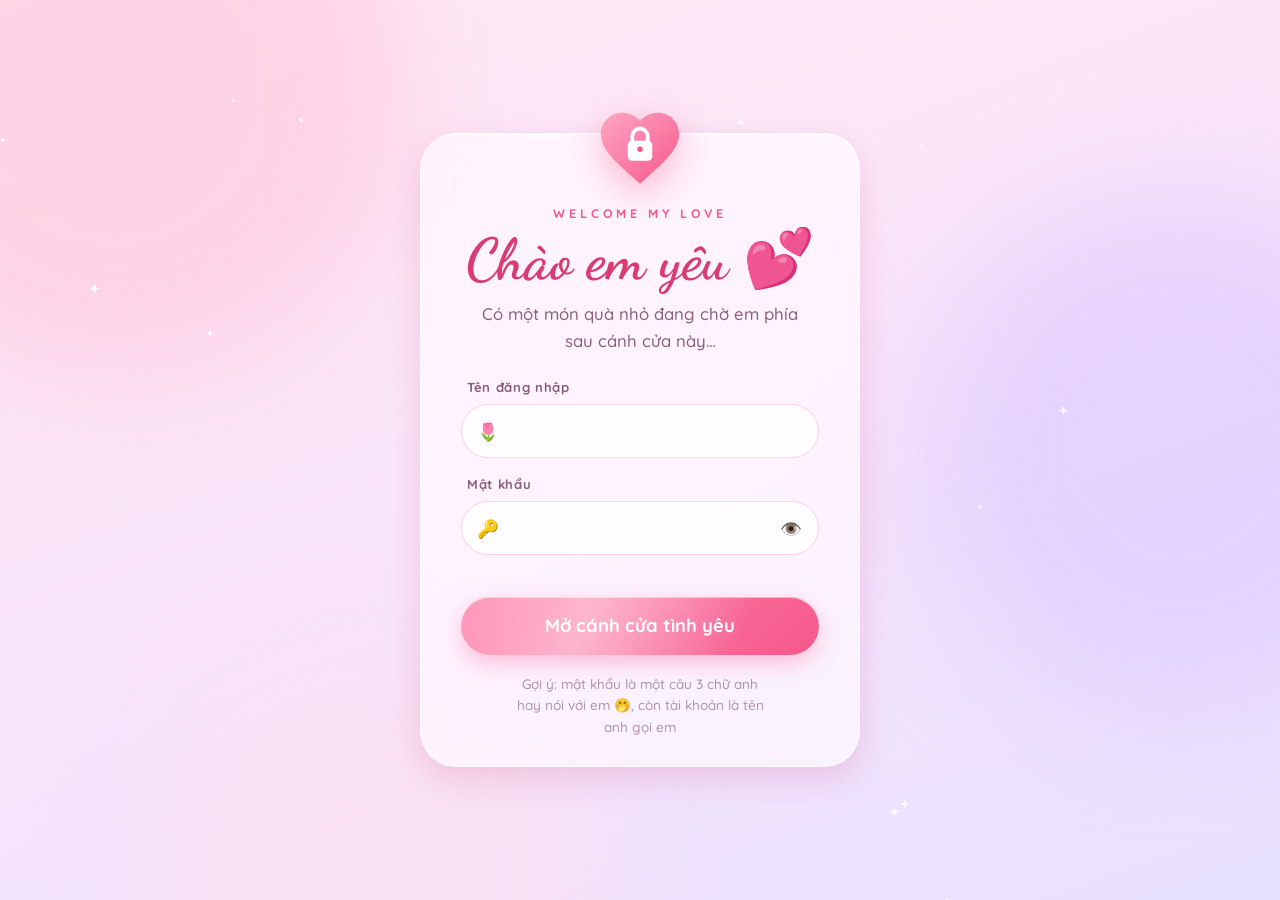
<file: index.html>
<!DOCTYPE html>
<html lang="vi" data-page="index" data-base="pages/">

<head>
  <meta charset="UTF-8">
  <meta name="viewport" content="width=device-width, initial-scale=1, viewport-fit=cover">
  <meta name="theme-color" content="#ffeaf3">
  <title>Gửi em bé iu của anh, người anh vô cùng thương ❤️</title>
  <link rel="icon"
    href="data:image/svg+xml,<svg xmlns=%27http://www.w3.org/2000/svg%27 viewBox=%270 0 100 100%27><text y=%27.9em%27 font-size=%2790%27>💖</text></svg>">
  <link rel="stylesheet" href="css/global.css">
  <script src="js/config.js"></script>
  <script src="js/navigation.js"></script>
</head>

<body>
  <main class="page">
    <p class="lead">Đang mở món quà… 💖</p>
    <noscript>
      <p>Hãy bật JavaScript để mở món quà nhé! <a href="pages/login.html">Vào đây</a></p>
    </noscript>
  </main>
  <script>
    // Chuyển thẳng tới bước hiện tại của hành trình (mặc định: trang đăng nhập)
    (function () {
      var App = window.LoveApp;
      var target = App ? App.href(App.stages[App.getStage()]) : "pages/login.html";
      window.location.replace(target);
    })();
  </script>
</body>

</html>
</file>
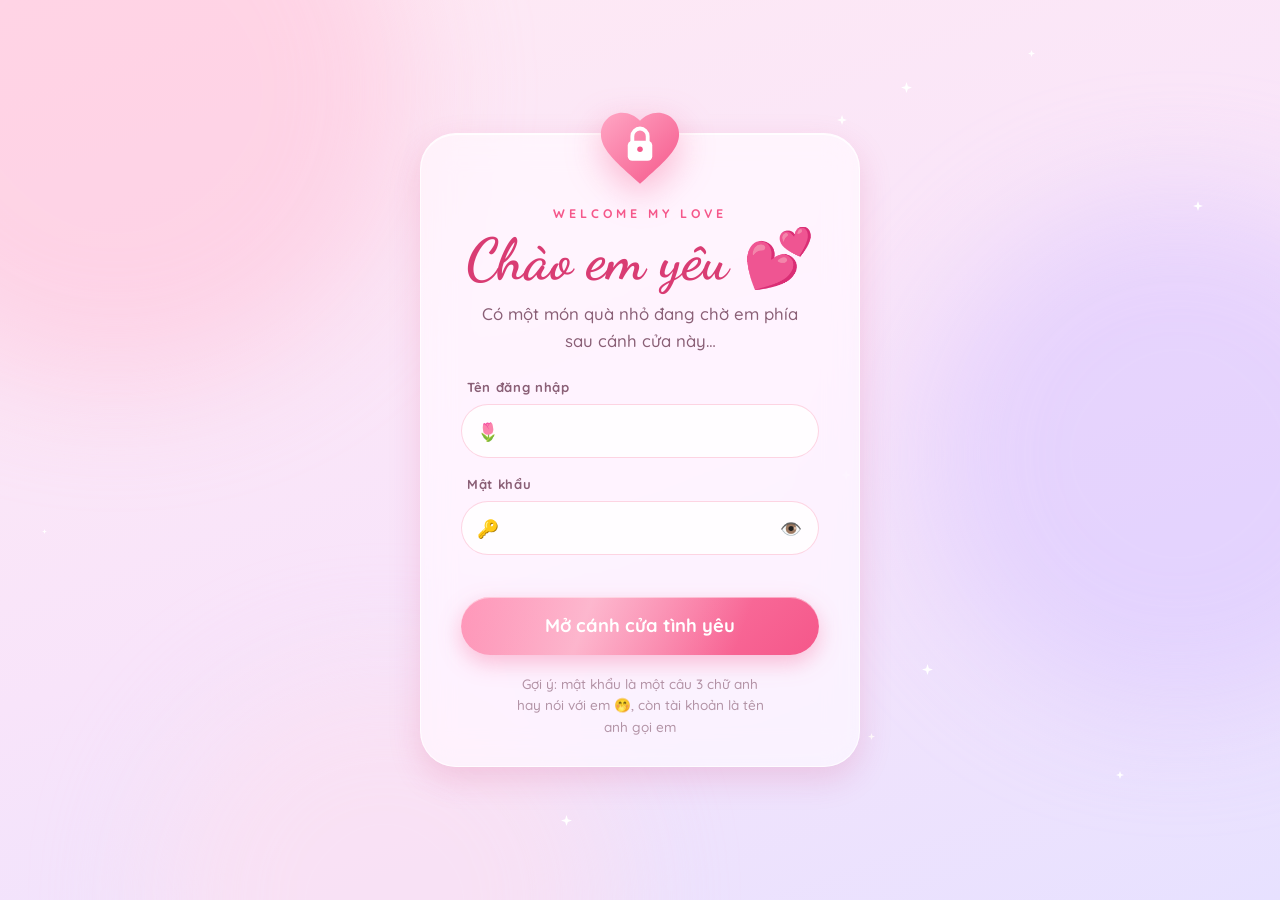
<file: pages/loading.html>
<!DOCTYPE html>
<html lang="vi" data-page="loading" data-stage="3">
<head>
  <meta charset="UTF-8">
  <meta name="viewport" content="width=device-width, initial-scale=1, viewport-fit=cover">
  <meta name="theme-color" content="#ffdde9">
  <title>Đang chuẩn bị quà… · Gửi em, người anh thương</title>
  <link rel="icon" href="data:image/svg+xml,<svg xmlns=%27http://www.w3.org/2000/svg%27 viewBox=%270 0 100 100%27><text y=%27.9em%27 font-size=%2790%27>💖</text></svg>">
  <link rel="preconnect" href="https://fonts.googleapis.com">
  <link rel="preconnect" href="https://fonts.gstatic.com" crossorigin>
  <link rel="stylesheet" href="https://fonts.googleapis.com/css2?family=Dancing+Script:wght@600;700&family=Quicksand:wght@500;600;700&display=swap">
  <link rel="stylesheet" href="../css/global.css">
  <link rel="stylesheet" href="../css/animations.css">
  <link rel="stylesheet" href="../css/components.css">
  <link rel="stylesheet" href="../css/pages/loading.css">
  <script src="../js/config.js"></script>
  <script src="../js/navigation.js"></script>
</head>
<body class="ld-body">
  <div class="bg-scene" data-hearts="18" data-twinkles="22" aria-hidden="true">
    <i class="orb o1"></i><i class="orb o2"></i><i class="orb o3"></i>
  </div>

  <main class="page">
    <section class="ld enter" style="--i:0" aria-labelledby="ld-label">

      <!-- Thanh loading phong cách "heart balloons" -->
      <div class="ld-track" id="ld-track">
        <span class="ld-balloon" data-at="0"  style="--at:4%"  aria-hidden="true"><svg viewBox="0 0 48 60"><use href="#ld-heart"/></svg></span>
        <span class="ld-balloon" data-at="50" style="--at:50%" aria-hidden="true"><svg viewBox="0 0 48 60"><use href="#ld-heart"/></svg></span>
        <span class="ld-balloon" data-at="100" style="--at:96%" aria-hidden="true"><svg viewBox="0 0 48 60"><use href="#ld-heart"/></svg></span>

        <span class="ld-like" id="ld-like" aria-hidden="true">
          <svg viewBox="0 0 24 24"><path fill="#fff" d="M12 20.4l-1.1-1C6.4 15.4 3.6 12.9 3.6 9.8c0-2.5 2-4.5 4.5-4.5 1.4 0 2.8.7 3.9 1.9 1.1-1.2 2.5-1.9 3.9-1.9 2.5 0 4.5 2 4.5 4.5 0 3.1-2.8 5.6-7.3 9.6l-1.1 1z"/></svg>
        </span>

        <div class="ld-bar" id="ld-bar" role="progressbar" aria-valuemin="0" aria-valuemax="100" aria-valuenow="0" aria-labelledby="ld-label">
          <div class="ld-bar__fill" id="ld-fill">
            <span class="ld-bar__text ld-bar__text--on" id="ld-text-on" aria-hidden="true">0%</span>
          </div>
          <span class="ld-bar__text" id="ld-text">0%</span>
        </div>
      </div>

      <p class="ld-label" id="ld-label"><span id="ld-title"></span><span class="ld-dots" aria-hidden="true"><i>.</i><i>.</i><i>.</i></span></p>
      <p class="ld-message" id="ld-message" role="status" aria-live="polite"></p>

      <div class="ld-cta" id="ld-cta" hidden>
        <span class="ld-hand" aria-hidden="true">👉</span>
        <button class="btn btn--lg btn--glow ld-click" type="button" id="ld-click"></button>
      </div>
    </section>

    <!-- Hình trái tim dùng lại cho các "bóng bay" -->
    <svg width="0" height="0" style="position:absolute" aria-hidden="true" focusable="false">
      <defs>
        <g id="ld-heart">
          <line x1="24" y1="30" x2="24" y2="58" stroke="#4a2a3a" stroke-width="3" stroke-linecap="round"/>
          <path d="M24 31.5 21.4 29.2C11.6 20.6 5 14.8 5 8.6 5 4.6 8.2 1.6 12.2 1.6c2.4 0 4.8 1.1 6.4 3.1L24 8.4l5.4-3.7c1.6-2 4-3.1 6.4-3.1 4 0 7.2 3 7.2 7C43 14.8 36.4 20.6 26.6 29.2L24 31.5z" fill="#ff8087" stroke="#4a2a3a" stroke-width="3" stroke-linejoin="round" transform="translate(0 2)"/>
          <path d="M11 9.5c0-2.2 1.6-3.8 3.6-3.8" fill="none" stroke="#fff" stroke-opacity=".7" stroke-width="2.4" stroke-linecap="round" transform="translate(0 2)"/>
        </g>
      </defs>
    </svg>
  </main>

  <div class="curtain" aria-hidden="true"><i class="heart-shape"></i></div>

  <script src="../js/effects.js"></script>
  <script src="../js/loading.js"></script>
</body>
</html>
</file>
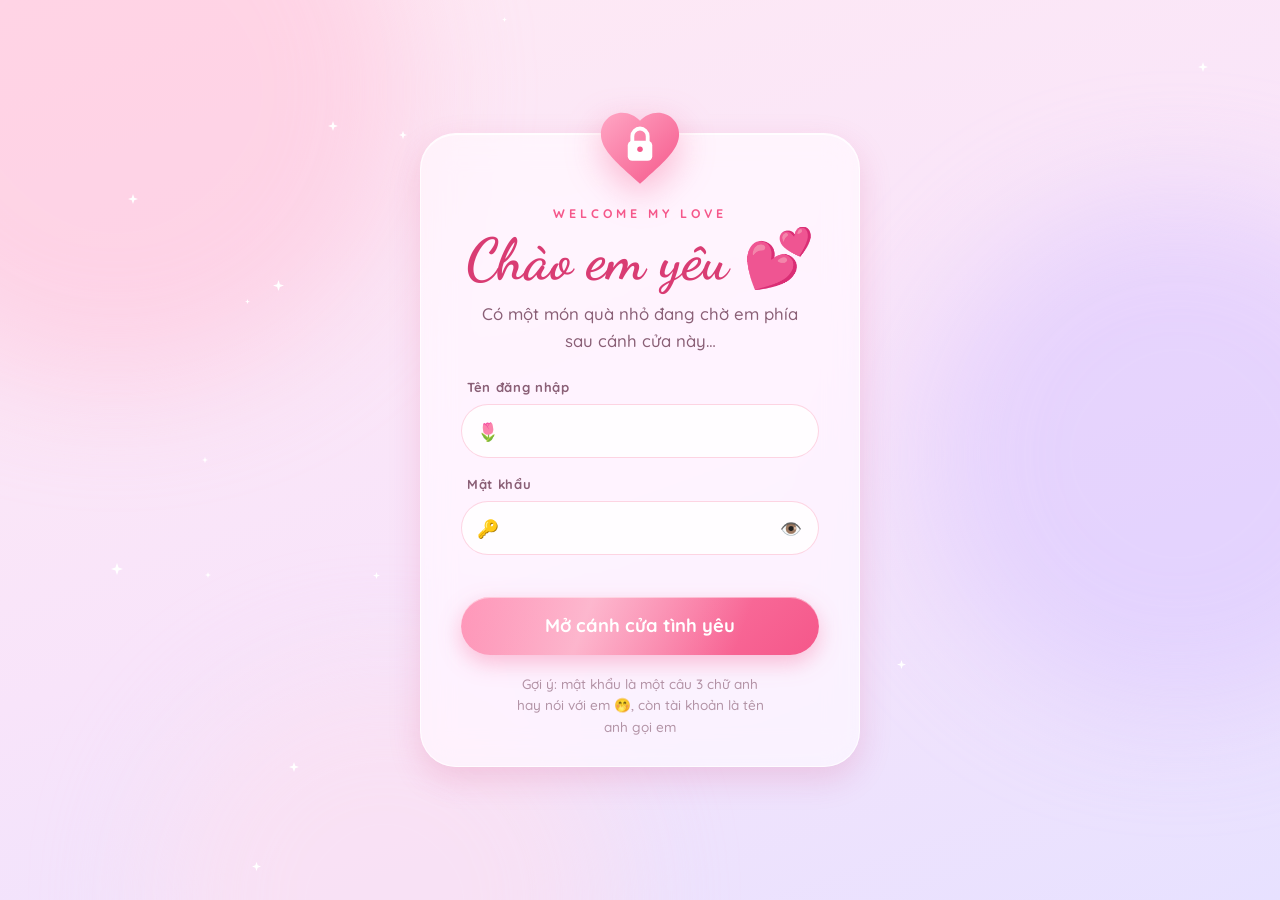
<file: pages/login.html>
<!DOCTYPE html>
<html lang="vi" data-page="login" data-stage="0">
<head>
  <meta charset="UTF-8">
  <meta name="viewport" content="width=device-width, initial-scale=1, viewport-fit=cover">
  <meta name="theme-color" content="#ffeaf3">
  <title>Đăng nhập · Gửi em, người anh thương</title>
  <link rel="icon" href="data:image/svg+xml,<svg xmlns=%27http://www.w3.org/2000/svg%27 viewBox=%270 0 100 100%27><text y=%27.9em%27 font-size=%2790%27>💖</text></svg>">
  <link rel="preconnect" href="https://fonts.googleapis.com">
  <link rel="preconnect" href="https://fonts.gstatic.com" crossorigin>
  <link rel="stylesheet" href="https://fonts.googleapis.com/css2?family=Dancing+Script:wght@600;700&family=Quicksand:wght@500;600;700&display=swap">
  <link rel="stylesheet" href="../css/global.css">
  <link rel="stylesheet" href="../css/animations.css">
  <link rel="stylesheet" href="../css/components.css">
  <link rel="stylesheet" href="../css/pages/login.css">
  <script src="../js/config.js"></script>
  <script src="../js/navigation.js"></script>
</head>
<body>
  <div class="bg-scene" data-hearts="14" data-twinkles="16" aria-hidden="true">
    <i class="orb o1"></i><i class="orb o2"></i><i class="orb o3"></i>
  </div>

  <main class="page">
    <section class="login-card glass-card enter" style="--i:0" aria-labelledby="login-title">
      <div class="login-badge enter" style="--i:1" aria-hidden="true">
        <svg viewBox="0 0 120 120" class="login-badge__svg">
          <defs>
            <linearGradient id="lg-heart" x1="0" y1="0" x2="1" y2="1">
              <stop offset="0" stop-color="#ffa6c4"/><stop offset="1" stop-color="#f5578a"/>
            </linearGradient>
          </defs>
          <path class="login-badge__heart" fill="url(#lg-heart)" d="M60 104 52.6 97.4C26.4 74 9 58.4 9 39.2 9 23.6 21.2 11.4 36.8 11.4c8.8 0 17.2 4.1 23.2 10.6 6-6.5 14.4-10.6 23.2-10.6C98.8 11.4 111 23.6 111 39.2c0 19.2-17.4 34.8-43.6 58.2L60 104z"/>
          <g class="login-badge__lock" fill="#fff">
            <rect x="44" y="48" width="32" height="26" rx="6"/>
            <path d="M50 48v-6a10 10 0 0 1 20 0v6" fill="none" stroke="#fff" stroke-width="5" stroke-linecap="round"/>
            <circle cx="60" cy="59" r="3.6" fill="#f5578a"/>
          </g>
        </svg>
      </div>

      <p class="eyebrow enter" style="--i:2" id="login-eyebrow"></p>
      <h1 class="title-xl enter" style="--i:3" id="login-title"></h1>
      <p class="lead login-message enter" style="--i:4" id="login-message"></p>

      <form class="login-form enter" style="--i:5" id="login-form" novalidate autocomplete="off">
        <div class="field">
          <label class="field__label" for="login-user" id="login-user-label"></label>
          <div class="field__control">
            <span class="field__icon" aria-hidden="true">🌷</span>
            <input class="input" id="login-user" name="username" type="text" inputmode="text" autocapitalize="none" autocorrect="off" spellcheck="false" autocomplete="username" required>
          </div>
        </div>
        <div class="field">
          <label class="field__label" for="login-pass" id="login-pass-label"></label>
          <div class="field__control">
            <span class="field__icon" aria-hidden="true">🔑</span>
            <input class="input input--with-toggle" id="login-pass" name="password" type="password" autocapitalize="none" autocorrect="off" spellcheck="false" autocomplete="current-password" required>
            <button class="field__toggle" type="button" id="login-toggle" aria-label="Hiện mật khẩu" aria-pressed="false">👁️</button>
          </div>
        </div>

        <p class="login-error" id="login-error" role="alert" aria-live="assertive"></p>

        <button class="btn btn--lg btn--glow login-submit" type="submit" id="login-submit"></button>
      </form>

      <p class="login-hint enter" style="--i:6" id="login-hint"></p>
    </section>
  </main>

  <div class="curtain" aria-hidden="true"><i class="heart-shape"></i></div>

  <script src="../js/effects.js"></script>
  <script src="../js/login.js"></script>
</body>
</html>
</file>
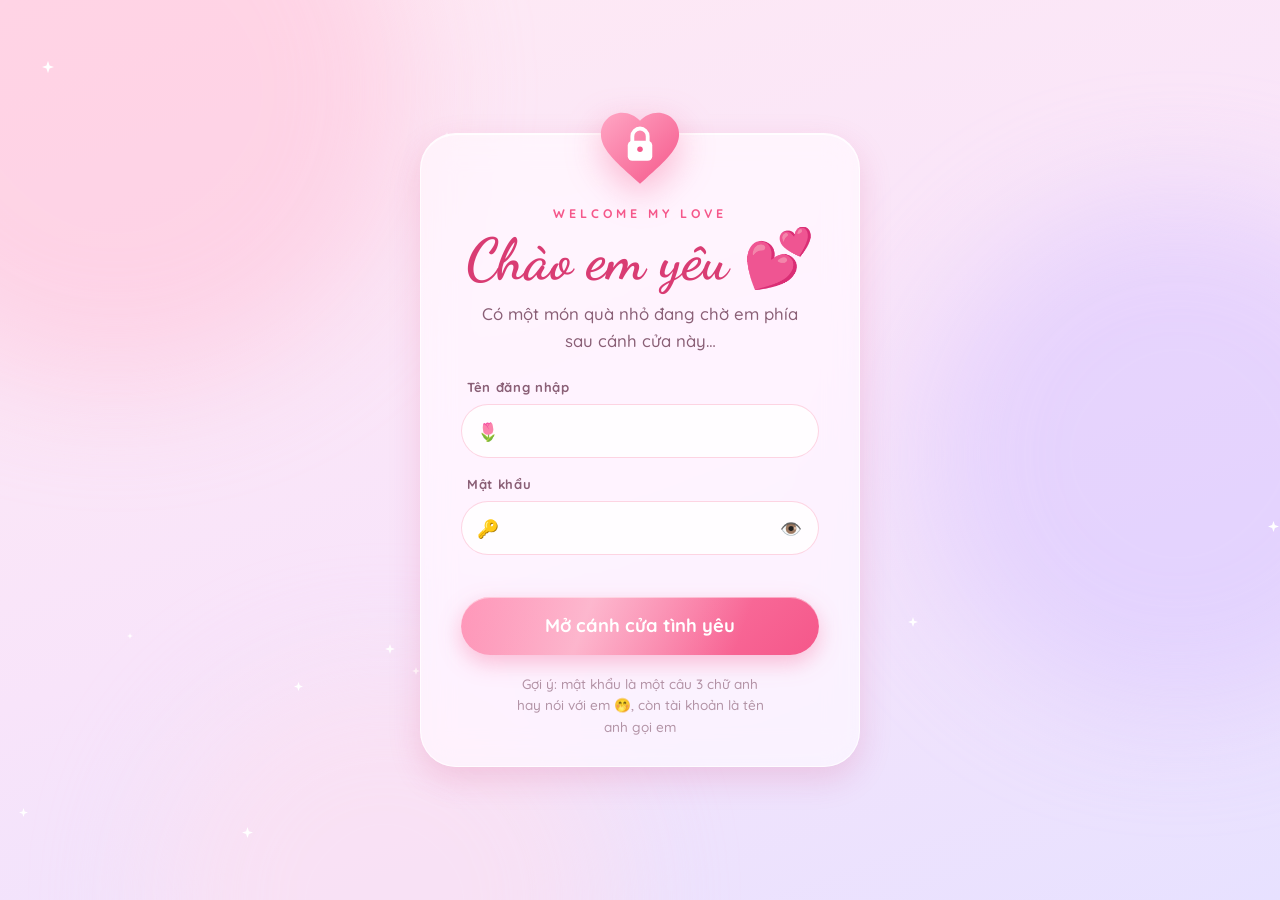
<file: pages/love-days.html>
<!DOCTYPE html>
<html lang="vi" data-page="love-days" data-stage="4">

<head>
  <meta charset="UTF-8">
  <meta name="viewport" content="width=device-width, initial-scale=1, viewport-fit=cover">
  <meta name="theme-color" content="#f6e0f0">
  <title>Love Days · Gửi em, người anh thương</title>
  <link rel="icon"
    href="data:image/svg+xml,<svg xmlns=%27http://www.w3.org/2000/svg%27 viewBox=%270 0 100 100%27><text y=%27.9em%27 font-size=%2790%27>💖</text></svg>">
  <link rel="preconnect" href="https://fonts.googleapis.com">
  <link rel="preconnect" href="https://fonts.gstatic.com" crossorigin>
  <link rel="stylesheet"
    href="https://fonts.googleapis.com/css2?family=Dancing+Script:wght@600;700&family=Quicksand:wght@500;600;700&display=swap">
  <link rel="stylesheet" href="../css/global.css">
  <link rel="stylesheet" href="../css/animations.css">
  <link rel="stylesheet" href="../css/components.css">
  <link rel="stylesheet" href="../css/pages/love-days.css">
  <script src="../js/config.js"></script>
  <script src="../js/navigation.js"></script>
</head>

<body class="ldays-body">
  <div class="bg-scene" data-hearts="12" data-twinkles="18" aria-hidden="true">
    <i class="orb o1"></i><i class="orb o2"></i><i class="orb o3"></i>
  </div>

  <main class="page">
    <section class="days" aria-labelledby="days-title">
      <h1 class="days__title enter" style="--i:0" id="days-title"></h1>

      <!-- Thẻ đếm chính -->
      <div class="days__pill enter" style="--i:1" id="days-pill" role="timer" aria-live="off">
        <span class="days__count" id="days-count"><b id="d-total">0</b> <span id="d-total-label">DAYS</span></span>
        <span class="days__clock" id="days-clock" aria-label="Thời gian trong ngày">00:00:00</span>
      </div>

      <!-- Hai avatar + trái tim -->
      <div class="days__couple enter" style="--i:2">
        <figure class="avatar" id="avatar-her">
          <div class="avatar__img" id="avatar-her-img"></div>
          <figcaption id="avatar-her-name"></figcaption>
        </figure>
        <div class="days__mid">
          <i class="heart-shape days__heart" aria-hidden="true"></i>
          <time class="days__start" id="days-start"></time>
        </div>
        <figure class="avatar" id="avatar-him">
          <div class="avatar__img" id="avatar-him-img"></div>
          <figcaption id="avatar-him-name"></figcaption>
        </figure>
      </div>

      <!-- Chi tiết: tháng / ngày / giờ / phút / giây -->
      <ul class="units enter" style="--i:3" id="units" aria-label="Chi tiết thời gian yêu nhau">
        <li class="unit"><b id="u-months">0</b><span>Tháng</span></li>
        <li class="unit"><b id="u-days">0</b><span>Ngày</span></li>
        <li class="unit"><b id="u-hours">00</b><span>Giờ</span></li>
        <li class="unit"><b id="u-minutes">00</b><span>Phút</span></li>
        <li class="unit"><b id="u-seconds">00</b><span>Giây</span></li>
      </ul>

      <!-- Khung video kỷ niệm (thay thế trình phát nhạc) -->
      <div class="video-card enter" style="--i:4" id="video-card" hidden>
        <div class="video-card__box" id="video-box" role="region" aria-label="Video kỷ niệm">
          <video id="video-player" class="video-card__video" autoplay loop muted playsinline webkit-playsinline
            preload="metadata">
            Trình duyệt của bạn không hỗ trợ thẻ video.
          </video>
          <div class="video-card__overlay">
            <div class="video-card__actions">
              <button class="video-act-btn" type="button" id="video-sound-btn" aria-label="Bật/Tắt âm thanh"
                title="Chạm để bật/tắt tiếng">
                <span id="sound-icon">🔇</span>
              </button>
              <button class="video-act-btn" type="button" id="video-fs-btn" aria-label="Xem toàn màn hình"
                title="Phóng to toàn màn hình">
                <span>⛶</span>
              </button>
            </div>
            <div class="video-card__tap-hint" id="video-tap-hint">Chạm để nghe tiếng 🎵</div>
          </div>
        </div>
        <p class="video-card__title" id="video-title"></p>
      </div>

      <p class="days__thanks enter" style="--i:5" id="days-thanks"></p>

      <a class="btn btn--ghost days__back enter" style="--i:6" id="days-back" href="memories.html"
        data-go="memories"></a>
    </section>
  </main>

  <div class="curtain" aria-hidden="true"><i class="heart-shape"></i></div>

  <script src="../js/effects.js"></script>
  <script src="../js/love-days.js"></script>
</body>

</html>
</file>
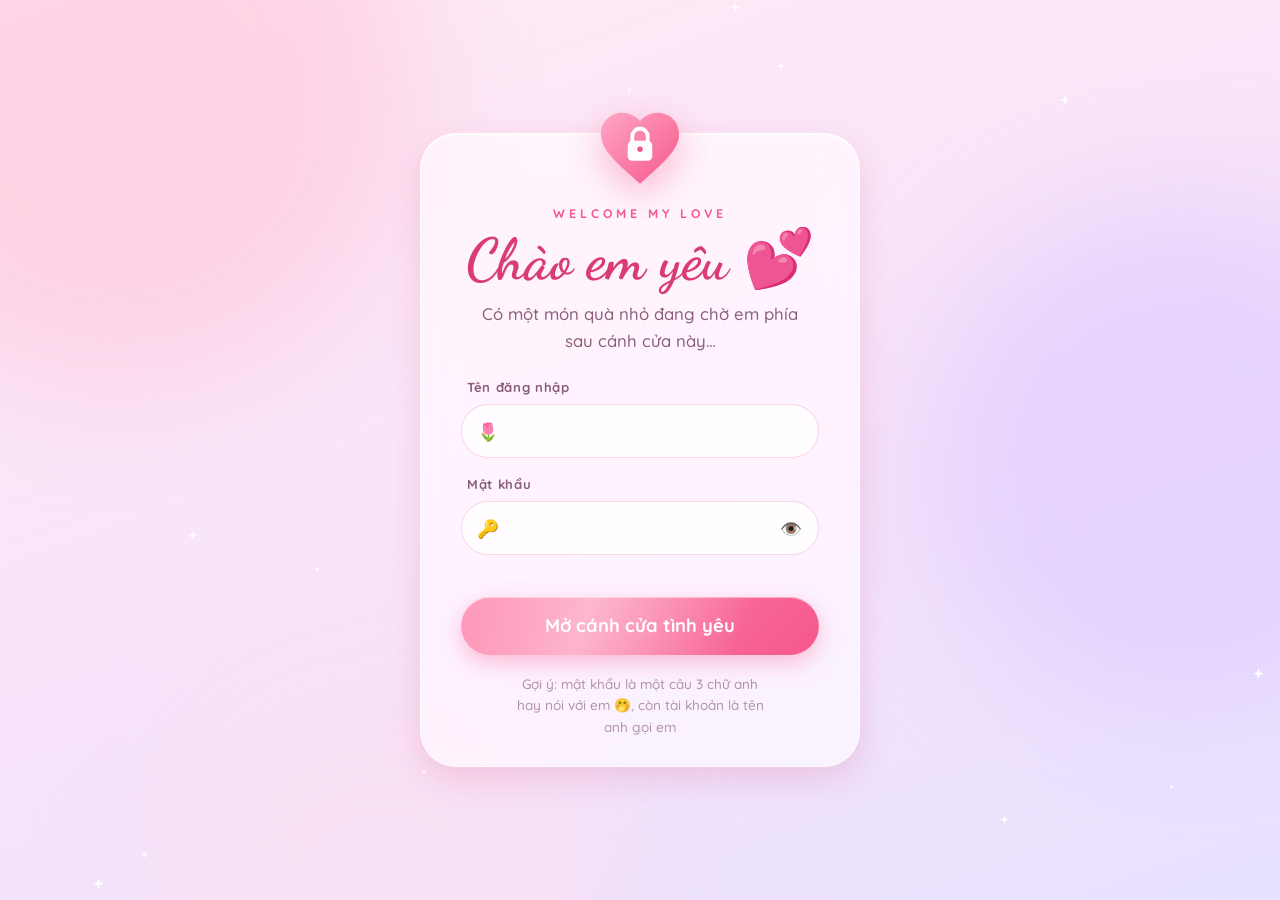
<file: pages/love-question.html>
<!DOCTYPE html>
<html lang="vi" data-page="question" data-stage="1">
<head>
  <meta charset="UTF-8">
  <meta name="viewport" content="width=device-width, initial-scale=1, viewport-fit=cover">
  <meta name="theme-color" content="#ffeaf3">
  <title>Một câu hỏi nhỏ · Gửi em, người anh thương</title>
  <link rel="icon" href="data:image/svg+xml,<svg xmlns=%27http://www.w3.org/2000/svg%27 viewBox=%270 0 100 100%27><text y=%27.9em%27 font-size=%2790%27>💖</text></svg>">
  <link rel="preconnect" href="https://fonts.googleapis.com">
  <link rel="preconnect" href="https://fonts.gstatic.com" crossorigin>
  <link rel="stylesheet" href="https://fonts.googleapis.com/css2?family=Dancing+Script:wght@600;700&family=Quicksand:wght@500;600;700&display=swap">
  <link rel="stylesheet" href="../css/global.css">
  <link rel="stylesheet" href="../css/animations.css">
  <link rel="stylesheet" href="../css/components.css">
  <link rel="stylesheet" href="../css/pages/love-question.css">
  <script src="../js/config.js"></script>
  <script src="../js/navigation.js"></script>
</head>
<body>
  <div class="bg-scene" data-hearts="16" data-twinkles="14" aria-hidden="true">
    <i class="orb o1"></i><i class="orb o2"></i><i class="orb o3"></i>
  </div>

  <main class="page">
    <section class="lq" aria-labelledby="lq-title">
      <div class="lq-mascot enter" style="--i:0" id="lq-mascot" aria-hidden="true">🥰</div>
      <p class="lq-bubble" id="lq-bubble" role="status" aria-live="polite"></p>

      <p class="eyebrow enter" style="--i:1" id="lq-eyebrow"></p>
      <h1 class="title-xl lq-title enter" style="--i:2" id="lq-title"></h1>

      <div class="lq-actions enter" style="--i:3" id="lq-actions">
        <button class="btn btn--lg lq-yes" type="button" id="lq-yes"></button>
        <button class="btn btn--ghost lq-no" type="button" id="lq-no"></button>
      </div>
    </section>
  </main>

  <div class="curtain" aria-hidden="true"><i class="heart-shape"></i></div>

  <script src="../js/effects.js"></script>
  <script src="../js/love-question.js"></script>
</body>
</html>
</file>
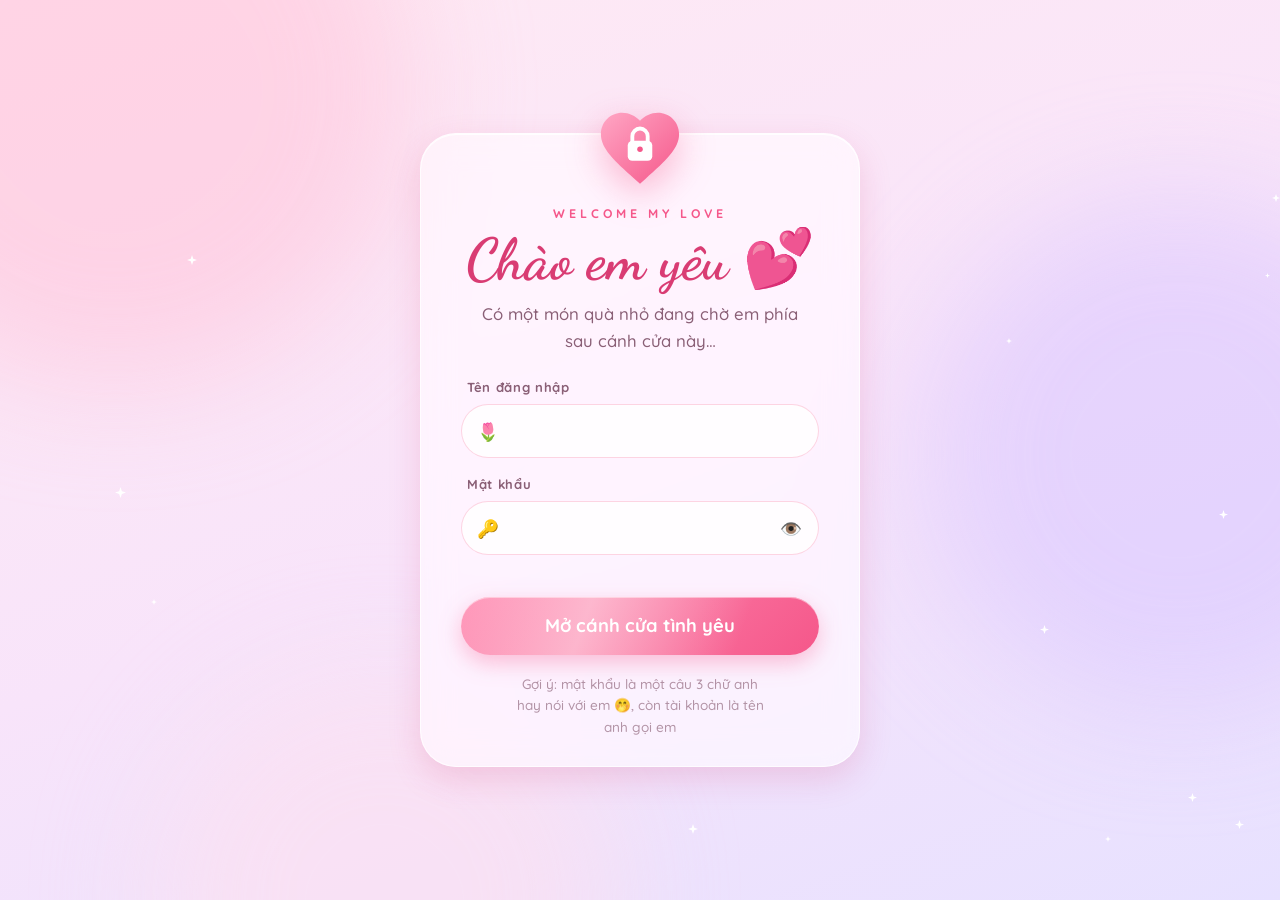
<file: pages/memories.html>
<!DOCTYPE html>
<html lang="vi" data-page="memories" data-stage="4">

<head>
  <meta charset="UTF-8">
  <meta name="viewport" content="width=device-width, initial-scale=1, viewport-fit=cover">
  <meta name="theme-color" content="#ffeaf3">
  <title>Những Kỷ Niệm · Gửi em, người anh thương</title>
  <link rel="icon"
    href="data:image/svg+xml,<svg xmlns=%27http://www.w3.org/2000/svg%27 viewBox=%270 0 100 100%27><text y=%27.9em%27 font-size=%2790%27>💖</text></svg>">
  <link rel="preconnect" href="https://fonts.googleapis.com">
  <link rel="preconnect" href="https://fonts.gstatic.com" crossorigin>
  <link rel="stylesheet"
    href="https://fonts.googleapis.com/css2?family=Dancing+Script:wght@600;700&family=Playfair+Display:ital,wght@1,600;1,700&family=Quicksand:wght@500;600;700&display=swap">
  <link rel="stylesheet" href="../css/global.css">
  <link rel="stylesheet" href="../css/animations.css">
  <link rel="stylesheet" href="../css/components.css">
  <link rel="stylesheet" href="../css/pages/memories.css">
  <script src="../js/config.js"></script>
  <script src="../js/navigation.js"></script>
</head>

<body class="mem-body" data-cursor-trail>
  <div class="bg-scene" data-hearts="22" data-twinkles="24" aria-hidden="true">
    <i class="orb o1"></i><i class="orb o2"></i><i class="orb o3"></i>
  </div>

  <!-- Nút nổi: sang Love Days -->
  <nav class="mem-nav" aria-label="Điều hướng">
    <a class="mem-nav__pill" id="mem-nav-days" href="love-days.html" data-go="loveDays">💞 <span>Love Days</span></a>
  </nav>

  <main class="mem">

    <!-- 1. Hero / lời chào -->
    <section class="hero" id="top" aria-labelledby="hero-title">
      <i class="hero__glow heart-shape" aria-hidden="true"></i>
      <p class="hero__eyebrow enter" style="--i:0" id="hero-eyebrow"></p>
      <h1 class="hero__title enter" style="--i:1" id="hero-title"></h1>
      <p class="hero__greeting enter" style="--i:2" id="hero-greeting"></p>
      <p class="hero__sub enter" style="--i:3" id="hero-sub"></p>
      <a class="hero__scroll" style="--i:4" href="#letter" id="hero-scroll">
        <span id="hero-scroll-text"></span>
        <i aria-hidden="true">⌄</i>
      </a>
    </section>

    <!-- 2. Lời nhắn nhủ -->
    <section class="sec" id="letter" aria-labelledby="letter-title">
      <h2 class="sec__title reveal" id="letter-title"></h2>
      <article class="letter glass-card reveal" id="letter-card"></article>
    </section>

    <!-- 3. Kỷ niệm / timeline -->
    <section class="sec" id="timeline" aria-labelledby="timeline-title">
      <h2 class="sec__title reveal" id="timeline-title"></h2>
      <ol class="tl" id="tl"></ol>
    </section>

    <!-- 4. Album 3D Parallax & Xếp Trái Tim 63 ảnh -->
    <section class="sec sec--album-3d" id="album" aria-labelledby="album-title">
      <h2 class="sec__title reveal" id="album-title"></h2>
      <p class="sec__hint reveal" id="album-hint"></p>

      <!-- Khung không gian 3D tương tác -->
      <div class="mem-3d-box reveal" id="mem-3d-box">
        <!-- Viewport 3D -->
        <div class="mem-3d-viewport" id="mem-viewport" role="region" aria-label="Không gian 3D kỷ niệm">
          <div class="mem-3d-world" id="mem-world">
            <!-- 63 thẻ ảnh sẽ được JS render tại đây -->
          </div>
        </div>

        <!-- Thiệp tình yêu ở giữa trái tim khi hoàn thành -->
        <div class="mem-heart-card glass-card" id="mem-heart-card" role="dialog" aria-hidden="true">
          <div class="mem-heart-card__icon heart-shape" aria-hidden="true"></div>
          <h3 class="mem-heart-card__title script" id="heart-card-title">Gửi Vợ Iu Của Anh ❤️</h3>
          <p class="mem-heart-card__msg" id="heart-card-msg">
            Mỗi bức ảnh là một mảnh ghép tình yêu của chúng ta. Cảm ơn em đã xuất hiện và cùng anh tạo nên những kỷ niệm
            tuyệt vời nhất!
          </p>
          <div class="mem-heart-card__actions">
            <a class="btn btn--lg btn--glow" id="heart-card-cta" href="love-days.html" data-go="loveDays">Xem Love Days
              💞</a>
            <button class="btn btn--ghost" id="heart-replay-btn" type="button">↺ Xem lại kỷ niệm</button>
          </div>
        </div>

        <!-- Thanh điều khiển & Tiến trình dưới chân khung 3D -->
        <div class="mem-dock" id="mem-dock">
          <div class="mem-dock__bar">
            <div class="mem-dock__progress-track">
              <div class="mem-dock__progress-fill" id="dock-fill"></div>
            </div>
            <span class="mem-dock__label" id="dock-label">0%</span>
          </div>
          <button class="mem-dock__skip-btn" id="dock-skip-btn" type="button" title="Nhảy nhanh đến Trái Tim">
            💖 Xếp Trái Tim
          </button>
        </div>
      </div>
    </section>

    <!-- 5. Thông điệp bí mật -->
    <section class="sec secret" id="secret" aria-labelledby="secret-title">
      <h2 class="sec__title reveal" id="secret-title"></h2>
      <p class="sec__hint reveal" id="secret-hint"></p>
      <button class="env reveal" type="button" id="env" aria-expanded="false" aria-controls="secret-note"
        aria-label="Mở phong thư bí mật">
        <span class="env__back"></span>
        <span class="env__paper" aria-hidden="true"><i class="heart-shape"></i></span>
        <span class="env__front"></span>
        <span class="env__flap"></span>
        <span class="env__seal heart-shape" aria-hidden="true"></span>
      </button>
      <div class="note" id="secret-note" role="region" aria-live="polite">
        <div class="note__inner glass-card">
          <h3 class="note__title script" id="secret-note-title"></h3>
          <p class="note__text" id="secret-note-text"></p>
        </div>
      </div>
    </section>

    <!-- 6. CTA -->
    <section class="sec cta" id="cta">
      <div class="cta__card glass-card reveal">
        <div class="cta__heart heart-shape" aria-hidden="true"></div>
        <p class="cta__text" id="cta-text"></p>
        <a class="btn btn--lg btn--glow" id="cta-btn" href="love-days.html" data-go="loveDays"></a>
      </div>
      <p class="cta__replay"><a href="login.html?reset=1" id="replay">↺ Xem lại hành trình từ đầu</a></p>
    </section>
  </main>

  <!-- Lightbox phóng to từng ảnh khi click -->
  <div class="lightbox" id="lightbox" role="dialog" aria-modal="true" aria-label="Xem ảnh" aria-hidden="true">
    <div class="lightbox__frame">
      <button class="lightbox__close" type="button" id="lb-close" aria-label="Đóng">✕</button>
      <button class="lightbox__btn lightbox__btn--prev" type="button" id="lb-prev" aria-label="Ảnh trước">‹</button>
      <div class="lightbox__media" id="lb-media"></div>
      <button class="lightbox__btn lightbox__btn--next" type="button" id="lb-next" aria-label="Ảnh sau">›</button>
      <p class="lightbox__caption" id="lb-caption"></p>
    </div>
  </div>

  <div class="curtain" aria-hidden="true"><i class="heart-shape"></i></div>

  <script src="../js/effects.js"></script>
  <script src="../js/memories.js"></script>
</body>

</html>
</file>
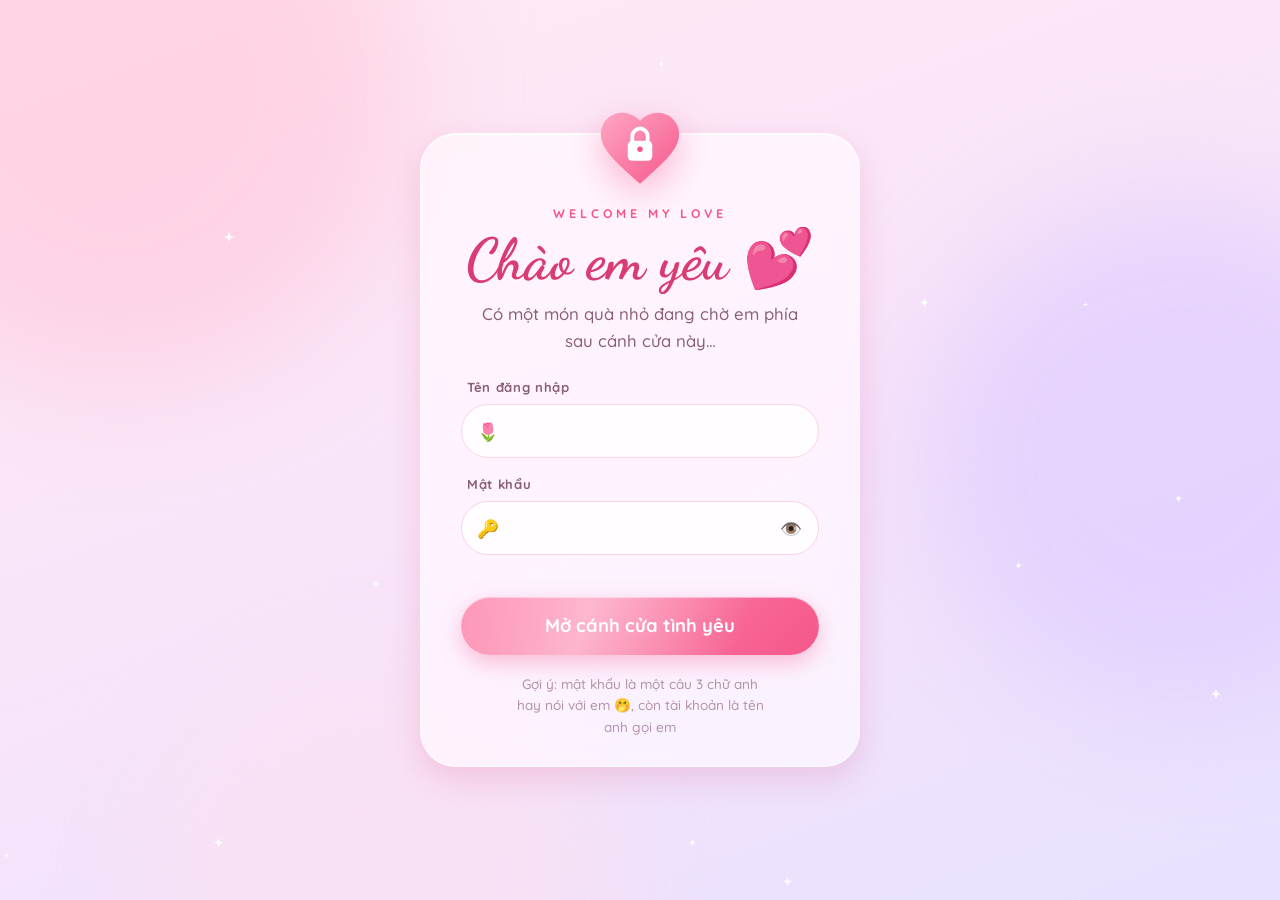
<file: pages/quiz.html>
<!DOCTYPE html>
<html lang="vi" data-page="quiz" data-stage="2">
<head>
  <meta charset="UTF-8">
  <meta name="viewport" content="width=device-width, initial-scale=1, viewport-fit=cover">
  <meta name="theme-color" content="#ffeaf3">
  <title>Thử thách tình yêu · Gửi em, người anh thương</title>
  <link rel="icon" href="data:image/svg+xml,<svg xmlns=%27http://www.w3.org/2000/svg%27 viewBox=%270 0 100 100%27><text y=%27.9em%27 font-size=%2790%27>💖</text></svg>">
  <link rel="preconnect" href="https://fonts.googleapis.com">
  <link rel="preconnect" href="https://fonts.gstatic.com" crossorigin>
  <link rel="stylesheet" href="https://fonts.googleapis.com/css2?family=Dancing+Script:wght@600;700&family=Quicksand:wght@500;600;700&display=swap">
  <link rel="stylesheet" href="../css/global.css">
  <link rel="stylesheet" href="../css/animations.css">
  <link rel="stylesheet" href="../css/components.css">
  <link rel="stylesheet" href="../css/pages/quiz.css">
  <script src="../js/config.js"></script>
  <script src="../js/navigation.js"></script>
</head>
<body>
  <div class="bg-scene" data-hearts="12" data-twinkles="14" aria-hidden="true">
    <i class="orb o1"></i><i class="orb o2"></i><i class="orb o3"></i>
  </div>

  <main class="page">
    <section class="quiz glass-card enter" style="--i:0" id="quiz" aria-live="polite">

      <!-- Màn giới thiệu -->
      <div class="quiz-screen quiz-intro" id="quiz-intro">
        <div class="quiz-emoji" aria-hidden="true">💝</div>
        <p class="eyebrow" id="quiz-eyebrow"></p>
        <h1 class="title-lg" id="quiz-title"></h1>
        <p class="lead" id="quiz-intro-text"></p>
        <button class="btn btn--lg btn--glow" type="button" id="quiz-start">Bắt đầu nào 💕</button>
      </div>

      <!-- Màn câu hỏi -->
      <div class="quiz-screen quiz-play" id="quiz-play" hidden>
        <header class="quiz-head">
          <div class="quiz-head__row">
            <span class="quiz-step" id="quiz-step"></span>
            <span class="quiz-topic" id="quiz-topic"></span>
          </div>
          <div class="progress" role="progressbar" aria-valuemin="0" aria-valuemax="100" aria-valuenow="0" id="quiz-progress">
            <div class="progress__bar" id="quiz-progress-bar"></div>
          </div>
        </header>

        <div class="quiz-body" id="quiz-body">
          <h2 class="quiz-question" id="quiz-question" tabindex="-1"></h2>
          <div class="quiz-options" id="quiz-options" role="radiogroup" aria-labelledby="quiz-question"></div>
        </div>

        <footer class="quiz-foot">
          <button class="btn btn--ghost btn--sm" type="button" id="quiz-prev">← Câu trước</button>
          <button class="btn" type="button" id="quiz-next" disabled>Tiếp theo →</button>
        </footer>
      </div>

      <!-- Màn kết quả -->
      <div class="quiz-screen quiz-result" id="quiz-result" hidden>
        <div class="quiz-ring" id="quiz-ring">
          <svg viewBox="0 0 120 120" aria-hidden="true">
            <defs>
              <linearGradient id="ring-grad" x1="0" y1="0" x2="1" y2="1">
                <stop offset="0" stop-color="#ffa6c4"/><stop offset="1" stop-color="#a98ff0"/>
              </linearGradient>
            </defs>
            <circle class="quiz-ring__track" cx="60" cy="60" r="52"/>
            <circle class="quiz-ring__bar" id="quiz-ring-bar" cx="60" cy="60" r="52" transform="rotate(-90 60 60)"/>
          </svg>
          <div class="quiz-ring__label"><strong id="quiz-percent">0%</strong><small id="quiz-score"></small></div>
        </div>
        <h2 class="title-lg" id="quiz-result-title"></h2>
        <p class="lead" id="quiz-result-text"></p>
        <button class="btn btn--lg" type="button" id="quiz-result-btn"></button>
      </div>
    </section>
  </main>

  <div class="curtain" aria-hidden="true"><i class="heart-shape"></i></div>

  <script src="../js/effects.js"></script>
  <script src="../js/quiz.js"></script>
</body>
</html>
</file>
<file: css/global.css>
/* ==========================================================================
   global.css — Design tokens, reset, typography, nền, chuyển cảnh
   Design language: Romantic · Cute · Dreamy · Soft Pastel · Glassmorphism nhẹ
   ========================================================================== */

:root {
  /* Pink */
  --pink-50: #fff6f9;
  --pink-100: #ffe8f0;
  --pink-200: #ffd0e0;
  --pink-300: #ffadc8;
  --pink-400: #ff85ab;
  --pink-500: #f5578a;
  --rose-600: #d93c73;
  --berry: #a1244f;
  /* Lilac */
  --lilac-50: #f8f3ff;
  --lilac-100: #efe5ff;
  --lilac-200: #dccbff;
  --lilac-300: #c4acfa;
  --lilac-400: #a98ff0;
  /* Neutral */
  --ink: #5a2a45;
  --ink-soft: #8a5f76;
  --ink-mute: #b293a6;
  --white: #ffffff;

  /* Surface */
  --glass-bg: rgba(255, 255, 255, 0.58);
  --glass-bg-strong: rgba(255, 255, 255, 0.78);
  --glass-border: rgba(255, 255, 255, 0.75);
  --glass-blur: 16px;
  --shadow-sm: 0 4px 14px rgba(245, 87, 138, 0.14);
  --shadow-md: 0 12px 32px rgba(217, 60, 115, 0.18);
  --shadow-lg: 0 24px 60px rgba(161, 36, 79, 0.22);

  /* Gradient */
  --grad-bg: linear-gradient(160deg, #ffeaf3 0%, #f8e4fa 52%, #e7e1ff 100%);
  --grad-btn: linear-gradient(135deg, #ff8fb4 0%, #f5578a 100%);
  --grad-btn-soft: linear-gradient(135deg, #ffe0ec 0%, #f1e3ff 100%);

  /* Shape */
  --r-sm: 12px;
  --r-md: 18px;
  --r-lg: 28px;
  --r-xl: 36px;
  --r-pill: 999px;

  /* Type */
  --font-body: "Quicksand", "Nunito", "Segoe UI", system-ui, -apple-system, "Helvetica Neue", Arial, sans-serif;
  --font-script: "Dancing Script", "Brush Script MT", "Segoe Script", cursive;
  --font-serif: "Playfair Display", "Georgia", "Times New Roman", serif;

  /* Motion */
  --ease-out: cubic-bezier(0.22, 1, 0.36, 1);
  --ease-spring: cubic-bezier(0.34, 1.56, 0.64, 1);
  --ease-soft: cubic-bezier(0.4, 0, 0.2, 1);

  /* Layout */
  --gutter: clamp(16px, 4vw, 32px);
  --safe-top: env(safe-area-inset-top, 0px);
  --safe-bottom: env(safe-area-inset-bottom, 0px);
}

/* ---------- Reset ---------- */
*,
*::before,
*::after {
  box-sizing: border-box;
}

html {
  -webkit-text-size-adjust: 100%;
  text-size-adjust: 100%;
}

body,
h1,
h2,
h3,
h4,
p,
figure,
blockquote,
ul,
ol {
  margin: 0;
}

ul,
ol {
  padding: 0;
  list-style: none;
}

img,
svg,
video {
  display: block;
  max-width: 100%;
}

button,
input,
textarea {
  font: inherit;
  color: inherit;
}

button {
  cursor: pointer;
  border: 0;
  background: none;
  padding: 0;
}

a {
  color: inherit;
  text-decoration: none;
}

[hidden] {
  display: none !important;
}

html {
  min-height: 100%;
  background: #f8e4fa;
}

body {
  min-height: 100vh;
  min-height: 100dvh;
  font-family: var(--font-body);
  font-weight: 500;
  font-size: 16px;
  line-height: 1.6;
  color: var(--ink);
  background: var(--grad-bg);
  background-attachment: fixed;
  -webkit-font-smoothing: antialiased;
  -moz-osx-font-smoothing: grayscale;
  overflow-x: hidden;
  -webkit-tap-highlight-color: transparent;
}

:focus-visible {
  outline: 3px solid var(--pink-400);
  outline-offset: 3px;
  border-radius: 8px;
}

::selection {
  background: var(--pink-200);
  color: var(--berry);
}

/* ---------- Typography ---------- */
.eyebrow {
  font-size: 0.78rem;
  font-weight: 700;
  letter-spacing: 0.32em;
  text-transform: uppercase;
  color: var(--pink-500);
}

.script {
  font-family: var(--font-script);
  font-weight: 700;
  letter-spacing: 0.01em;
}

.title-xl {
  font-family: var(--font-script);
  font-weight: 700;
  font-size: clamp(2.4rem, 8vw, 3.6rem);
  line-height: 1.1;
  color: var(--rose-600);
}

.title-lg {
  font-family: var(--font-script);
  font-weight: 700;
  font-size: clamp(2rem, 6vw, 2.8rem);
  line-height: 1.15;
  color: var(--rose-600);
}

.lead {
  color: var(--ink-soft);
  font-size: 1.05rem;
}

.text-center {
  text-align: center;
}

.sr-only {
  position: absolute !important;
  width: 1px;
  height: 1px;
  margin: -1px;
  padding: 0;
  overflow: hidden;
  clip: rect(0 0 0 0);
  white-space: nowrap;
  border: 0;
}

/* ---------- Layout ---------- */
.page {
  position: relative;
  z-index: 1;
  min-height: 100vh;
  min-height: 100dvh;
  display: flex;
  flex-direction: column;
  align-items: center;
  justify-content: center;
  padding: calc(var(--gutter) + var(--safe-top)) var(--gutter) calc(var(--gutter) + var(--safe-bottom));
}

.stack {
  display: flex;
  flex-direction: column;
  align-items: center;
}

.stack>*+* {
  margin-top: var(--stack-gap, 16px);
}

/* ---------- Nền: orb mờ + trái tim bay + sao ---------- */
.bg-scene {
  position: fixed;
  inset: 0;
  z-index: 0;
  overflow: hidden;
  pointer-events: none;
}

.bg-scene .orb {
  position: absolute;
  border-radius: 50%;
  filter: blur(60px);
  opacity: 0.55;
  will-change: transform;
  animation: orbDrift 22s ease-in-out infinite alternate;
}

.bg-scene .o1 {
  width: 46vmax;
  height: 46vmax;
  left: -14vmax;
  top: -16vmax;
  background: #ffc2d9;
}

.bg-scene .o2 {
  width: 40vmax;
  height: 40vmax;
  right: -12vmax;
  top: 22%;
  background: #d9c6ff;
  animation-duration: 28s;
  animation-delay: -6s;
}

.bg-scene .o3 {
  width: 36vmax;
  height: 36vmax;
  left: 12%;
  bottom: -18vmax;
  background: #ffe0ee;
  animation-duration: 25s;
  animation-delay: -12s;
}

/* Hình trái tim dùng chung (mask => đổi màu qua --c) */
.heart-shape {
  display: inline-block;
  background: var(--c, var(--pink-400));
  -webkit-mask: url("data:image/svg+xml;utf8,<svg xmlns='http://www.w3.org/2000/svg' viewBox='0 0 24 24'><path d='M12 21.35l-1.45-1.32C5.4 15.36 2 12.28 2 8.5 2 5.42 4.42 3 7.5 3c1.74 0 3.41.81 4.5 2.09C13.09 3.81 14.76 3 16.5 3 19.58 3 22 5.42 22 8.5c0 3.78-3.4 6.86-8.55 11.54L12 21.35z'/></svg>") center / contain no-repeat;
  mask: url("data:image/svg+xml;utf8,<svg xmlns='http://www.w3.org/2000/svg' viewBox='0 0 24 24'><path d='M12 21.35l-1.45-1.32C5.4 15.36 2 12.28 2 8.5 2 5.42 4.42 3 7.5 3c1.74 0 3.41.81 4.5 2.09C13.09 3.81 14.76 3 16.5 3 19.58 3 22 5.42 22 8.5c0 3.78-3.4 6.86-8.55 11.54L12 21.35z'/></svg>") center / contain no-repeat;
}

.star-shape {
  background: var(--c, #fff);
  -webkit-mask: url("data:image/svg+xml;utf8,<svg xmlns='http://www.w3.org/2000/svg' viewBox='0 0 24 24'><path d='M12 1.5l2.4 7.1 7.1 2.4-7.1 2.4L12 20.5l-2.4-7.1L2.5 11l7.1-2.4z'/></svg>") center / contain no-repeat;
  mask: url("data:image/svg+xml;utf8,<svg xmlns='http://www.w3.org/2000/svg' viewBox='0 0 24 24'><path d='M12 1.5l2.4 7.1 7.1 2.4-7.1 2.4L12 20.5l-2.4-7.1L2.5 11l7.1-2.4z'/></svg>") center / contain no-repeat;
}

.dot-shape {
  border-radius: 50%;
  background: var(--c, #fff);
}

.fx-heart {
  position: absolute;
  bottom: -40px;
  opacity: 0;
  will-change: transform, opacity;
  animation: heartRise var(--dur, 16s) linear var(--delay, 0s) infinite;
}

.fx-twinkle {
  position: absolute;
  background: #fff;
  -webkit-mask: url("data:image/svg+xml;utf8,<svg xmlns='http://www.w3.org/2000/svg' viewBox='0 0 24 24'><path d='M12 0l3 9 9 3-9 3-3 9-3-9-9-3 9-3z'/></svg>") center / contain no-repeat;
  mask: url("data:image/svg+xml;utf8,<svg xmlns='http://www.w3.org/2000/svg' viewBox='0 0 24 24'><path d='M12 0l3 9 9 3-9 3-3 9-3-9-9-3 9-3z'/></svg>") center / contain no-repeat;
  filter: drop-shadow(0 0 4px rgba(255, 150, 190, 0.9));
  animation: twinkle var(--dur, 3s) ease-in-out var(--delay, 0s) infinite;
}

.fx-confetti {
  position: fixed;
  z-index: 9999;
  pointer-events: none;
  will-change: transform, opacity;
}

html.is-hidden .fx-heart,
html.is-hidden .fx-twinkle,
html.is-hidden .orb {
  animation-play-state: paused;
}

/* ---------- Chuyển cảnh trang (curtain) ---------- */
.curtain {
  position: fixed;
  inset: 0;
  z-index: 10000;
  pointer-events: none;
  opacity: 0;
  visibility: hidden;
  display: grid;
  place-items: center;
  background:
    radial-gradient(circle at 50% 50%, rgba(255, 255, 255, 0.55), transparent 55%),
    linear-gradient(160deg, #ffd6e6 0%, #ecd9ff 100%);
  transition: opacity 0.48s var(--ease-soft), visibility 0s linear 0.48s;
}

.curtain .heart-shape {
  width: 64px;
  height: 64px;
  --c: var(--pink-400);
  filter: drop-shadow(0 6px 18px rgba(245, 87, 138, 0.55));
  animation: beat 0.9s ease-in-out infinite;
}

html.is-leaving .curtain,
html.is-entering .curtain {
  opacity: 1;
  visibility: visible;
  transition-delay: 0s, 0s;
}

html.is-entering .curtain {
  transition: none;
}

html.is-leaving body {
  pointer-events: none;
}

/* Phần tử vào trang lần lượt (chỉ ẩn khi có JS) */
html.js .enter {
  opacity: 0;
  transform: translateY(18px);
}

html.js.is-ready .enter {
  opacity: 1;
  transform: none;
  transition: opacity 0.7s var(--ease-out), transform 0.7s var(--ease-out);
  transition-delay: calc(var(--i, 0) * 110ms + 120ms);
}

/* Hiện khi cuộn (IntersectionObserver thêm .is-visible) */
html.js .reveal {
  opacity: 0;
  transform: translateY(28px) scale(0.98);
  transition: opacity 0.8s var(--ease-out), transform 0.8s var(--ease-out);
  transition-delay: var(--reveal-delay, 0ms);
}

html.js .reveal.is-visible {
  opacity: 1;
  transform: none;
}

/* ---------- Reduce Motion ---------- */
@media (prefers-reduced-motion: reduce) {

  *,
  *::before,
  *::after {
    animation-duration: 0.001ms !important;
    animation-iteration-count: 1 !important;
    animation-delay: 0s !important;
    transition-duration: 0.001ms !important;
    transition-delay: 0s !important;
    scroll-behavior: auto !important;
  }

  .fx-heart,
  .fx-twinkle {
    display: none;
  }

  html.js .enter,
  html.js .reveal {
    opacity: 1;
    transform: none;
  }

  .curtain {
    display: none;
  }
}
</file>
<file: css/animations.css>
/* ==========================================================================
   animations.css — keyframes dùng chung
   ========================================================================== */

@keyframes orbDrift {
  from { transform: translate3d(0, 0, 0) scale(1); }
  to   { transform: translate3d(4vmax, 3vmax, 0) scale(1.12); }
}

@keyframes heartRise {
  0%   { transform: translate3d(0, 0, 0) rotate(-8deg) scale(0.7); opacity: 0; }
  10%  { opacity: var(--op, 0.6); }
  50%  { transform: translate3d(calc(var(--drift, 20px) * -0.6), -55vh, 0) rotate(8deg) scale(1); }
  90%  { opacity: var(--op, 0.6); }
  100% { transform: translate3d(var(--drift, 20px), -118vh, 0) rotate(-6deg) scale(0.85); opacity: 0; }
}

@keyframes twinkle {
  0%, 100% { opacity: 0.15; transform: scale(0.5) rotate(0deg); }
  50%      { opacity: 1;    transform: scale(1)   rotate(45deg); }
}

@keyframes beat {
  0%, 100% { transform: scale(1); }
  14%      { transform: scale(1.18); }
  28%      { transform: scale(1); }
  42%      { transform: scale(1.12); }
  70%      { transform: scale(1); }
}

@keyframes floaty {
  0%, 100% { transform: translateY(0); }
  50%      { transform: translateY(-10px); }
}

@keyframes wiggle {
  0%, 100% { transform: rotate(-4deg); }
  50%      { transform: rotate(4deg); }
}

@keyframes shake {
  0%, 100% { transform: translateX(0); }
  15%, 55% { transform: translateX(-9px); }
  35%, 75% { transform: translateX(9px); }
  90%      { transform: translateX(-3px); }
}

@keyframes popIn {
  0%   { transform: scale(0.6); opacity: 0; }
  70%  { transform: scale(1.06); opacity: 1; }
  100% { transform: scale(1); opacity: 1; }
}

@keyframes fadeUp {
  from { opacity: 0; transform: translateY(16px); }
  to   { opacity: 1; transform: none; }
}

@keyframes slideInRight {
  from { opacity: 0; transform: translateX(36px); }
  to   { opacity: 1; transform: none; }
}
@keyframes slideInLeft {
  from { opacity: 0; transform: translateX(-36px); }
  to   { opacity: 1; transform: none; }
}

@keyframes shimmer {
  0%   { background-position: -200% 0; }
  100% { background-position: 200% 0; }
}

@keyframes glowPulse {
  0%, 100% { box-shadow: 0 8px 22px rgba(245, 87, 138, 0.35), 0 0 0 0 rgba(255, 133, 171, 0.5); }
  50%      { box-shadow: 0 10px 28px rgba(245, 87, 138, 0.45), 0 0 0 14px rgba(255, 133, 171, 0); }
}

@keyframes rippleOut {
  from { transform: scale(0); opacity: 0.55; }
  to   { transform: scale(1); opacity: 0; }
}

@keyframes spinSlow {
  to { transform: rotate(360deg); }
}
</file>
<file: css/pages/loading.css>
/* loading.css — lấy cảm hứng từ thanh "LOADING LOVE" với trái tim cắm que */
.ld-body { background: linear-gradient(170deg, #ffdfe9 0%, #ffe6ef 45%, #f6e4ff 100%); background-attachment: fixed; }

.ld {
  --coral: #ff7f86;
  --coral-deep: #f0626b;
  --outline: #4a2a3a;
  width: min(92vw, 440px);
  display: flex;
  flex-direction: column;
  align-items: center;
  text-align: center;
}

/* ---------- Track ---------- */
.ld-track { position: relative; width: 100%; padding-top: 78px; }

.ld-bar {
  position: relative;
  height: 44px;
  background: #fff;
  border: 3px solid var(--outline);
  border-radius: 4px;
  box-shadow: 0 8px 0 rgba(74, 42, 58, 0.08), 0 14px 30px rgba(240, 98, 107, 0.25);
  overflow: hidden;
}
.ld-bar__fill {
  position: absolute;
  inset: 0 auto 0 0;
  width: 0;
  overflow: hidden;
  background:
    repeating-linear-gradient(115deg, rgba(255, 255, 255, 0.18) 0 12px, rgba(255, 255, 255, 0) 12px 24px),
    var(--coral);
  background-size: 48px 100%, auto;
  animation: stripes 1.2s linear infinite;
}
@keyframes stripes { to { background-position: 48px 0, 0 0; } }

.ld-bar__text {
  position: absolute;
  top: 0; bottom: 0;
  left: 0;
  width: var(--bar-w, 100%);
  display: flex;
  align-items: center;
  justify-content: center;
  font-weight: 700;
  font-size: 1.05rem;
  color: var(--outline);
  letter-spacing: 0.02em;
  pointer-events: none;
}
.ld-bar__text--on { color: #fff; text-shadow: 0 1px 0 rgba(160, 40, 60, 0.35); }

/* ---------- Trái tim cắm que ---------- */
.ld-balloon {
  position: absolute;
  top: 6px;
  left: var(--at);
  width: 44px; height: 55px;
  margin-left: -22px;
  transform-origin: 50% 100%;
  transform: scale(0.85);
  transition: transform 0.5s var(--ease-spring);
  filter: drop-shadow(0 3px 0 rgba(74, 42, 58, 0.12));
  z-index: 3;
}
.ld-balloon svg { width: 100%; height: 100%; overflow: visible; }
.ld-balloon.is-active { transform: scale(1.15); animation: balloonBob 1.4s ease-in-out infinite; }
.ld-balloon.is-big { transform: scale(1.35); }
@keyframes balloonBob {
  0%, 100% { transform: scale(1.15) rotate(-5deg); }
  50%      { transform: scale(1.25) rotate(5deg); }
}

/* ---------- Bong bóng "like" chạy theo tiến trình ---------- */
.ld-like {
  position: absolute;
  top: 2px;
  left: 0;
  width: 40px; height: 38px;
  margin-left: -20px;
  border-radius: 10px;
  background: var(--coral);
  box-shadow: 0 6px 14px rgba(240, 98, 107, 0.4);
  display: grid; place-items: center;
  transform: translateX(calc(var(--bar-w, 380px) * var(--p, 0)));
  transition: transform 0.2s linear;
  z-index: 4;
  animation: likeBob 1.3s ease-in-out infinite;
}
.ld-like::after {
  content: "";
  position: absolute;
  bottom: -6px; left: 50%;
  width: 12px; height: 12px;
  margin-left: -6px;
  background: var(--coral);
  transform: rotate(45deg);
  border-radius: 2px;
}
.ld-like svg { width: 22px; height: 22px; position: relative; z-index: 1; }
@keyframes likeBob { 0%, 100% { margin-top: 0; } 50% { margin-top: -7px; } }
.ld.is-done .ld-like { transform: translateX(calc(var(--bar-w, 380px) * 0.96 + 12px)) translateY(-18px) scale(0.9); transition: transform 0.7s var(--ease-spring); }

/* ---------- Chữ ---------- */
.ld-label {
  margin-top: 26px;
  font-weight: 700;
  font-size: 1.15rem;
  letter-spacing: 0.08em;
  color: var(--coral-deep);
}
.ld-dots i { display: inline-block; font-style: normal; animation: dotJump 1.2s ease-in-out infinite; }
.ld-dots i:nth-child(2) { animation-delay: 0.15s; }
.ld-dots i:nth-child(3) { animation-delay: 0.3s; }
@keyframes dotJump { 0%, 60%, 100% { transform: translateY(0); opacity: 0.5; } 30% { transform: translateY(-5px); opacity: 1; } }
.ld.is-done .ld-dots { display: none; }

.ld-message {
  margin-top: 8px;
  min-height: 3em;
  max-width: 30ch;
  font-size: 0.98rem;
  color: var(--ink-soft);
  transition: opacity 0.35s;
}
.ld-message.is-swapping { opacity: 0; }

/* ---------- Nút Click Me ---------- */
.ld-cta {
  margin-top: 16px;
  display: flex;
  align-items: center;
  justify-content: center;
  gap: 8px;
  animation: popIn 0.6s var(--ease-spring) both;
}
.ld-cta[hidden] { display: none; }
.ld-hand {
  font-size: 2rem;
  animation: handTap 0.9s ease-in-out infinite;
  filter: drop-shadow(0 3px 4px rgba(74, 42, 58, 0.25));
}
@keyframes handTap { 0%, 100% { transform: translateX(0); } 50% { transform: translateX(8px); } }
.ld-click { background: linear-gradient(135deg, #ff8f95, #f0626b); min-width: 180px; }

@media (max-width: 380px) {
  .ld-track { padding-top: 70px; }
  .ld-balloon { width: 38px; height: 48px; margin-left: -19px; }
}
</file>
<file: css/pages/login.css>
/* login.css */
.login-card {
  width: min(100%, 440px);
  padding: 34px clamp(22px, 6vw, 40px) 28px;
  text-align: center;
  display: flex;
  flex-direction: column;
  align-items: center;
}
.login-card.is-shaking { animation: shake 0.55s ease; }

.login-badge {
  width: 92px; height: 92px;
  margin: -64px 0 8px;
  filter: drop-shadow(0 12px 18px rgba(245, 87, 138, 0.4));
  animation: floaty 4s ease-in-out infinite;
}
.login-badge__svg { width: 100%; height: 100%; overflow: visible; }
.login-badge__heart { transform-origin: 60px 60px; animation: beat 1.8s ease-in-out infinite; }
.login-badge__lock { transform-origin: 60px 58px; transition: transform 0.4s var(--ease-spring); }
.login-card.is-success .login-badge__lock { transform: translateY(-4px) rotate(-12deg) scale(1.1); }

.login-card .eyebrow { margin-bottom: 4px; }
.login-message { margin: 10px 0 22px; max-width: 34ch; }

.login-form { width: 100%; display: flex; flex-direction: column; }
.login-error {
  min-height: 1.5em;
  margin: 12px 4px 4px;
  font-size: 0.9rem;
  font-weight: 700;
  color: var(--rose-600);
  opacity: 0;
  transform: translateY(-4px);
  transition: opacity 0.3s, transform 0.3s;
}
.login-error.is-visible { opacity: 1; transform: none; }
.login-card.is-success .login-error { color: #3aa17a; }

.login-submit { width: 100%; margin-top: 4px; }
.login-hint {
  margin-top: 18px;
  font-size: 0.85rem;
  color: var(--ink-mute);
  max-width: 32ch;
}

@media (max-height: 640px) {
  .login-badge { width: 72px; height: 72px; margin-top: -52px; }
  .login-message { margin-bottom: 14px; }
}
</file>
<file: css/pages/love-days.css>
/* love-days.css — tối giản, lấy cảm hứng từ mẫu "LOVE DAYS" */
.ldays-body {
  background: linear-gradient(180deg, #f9e0ee 0%, #e9ddf7 55%, #ddd8f6 100%);
  background-attachment: fixed;
}

.days {
  width: min(100%, 560px);
  display: flex;
  flex-direction: column;
  align-items: center;
  text-align: center;
}

.days>*+* {
  margin-top: clamp(18px, 3.6vh, 30px);
}

.days__title {
  font-weight: 700;
  font-size: clamp(1.2rem, 4.4vw, 1.6rem);
  letter-spacing: 0.22em;
  color: var(--pink-500);
  text-transform: uppercase;
}

/* ---------- Thẻ đếm ---------- */
.days__pill {
  width: min(100%, 440px);
  padding: 18px 24px 20px;
  border-radius: 56px;
  background: linear-gradient(135deg, rgba(255, 190, 212, 0.9), rgba(247, 176, 205, 0.9));
  box-shadow: 0 16px 36px rgba(217, 60, 115, 0.2), inset 0 1px 0 rgba(255, 255, 255, 0.7);
  display: flex;
  flex-direction: column;
  align-items: center;
  line-height: 1.15;
  position: relative;
  overflow: hidden;
}

.days__pill::after {
  /* ánh sáng lướt */
  content: "";
  position: absolute;
  inset: 0;
  background: linear-gradient(110deg, transparent 35%, rgba(255, 255, 255, 0.42) 50%, transparent 65%);
  background-size: 250% 100%;
  animation: shimmer 5s linear infinite;
  pointer-events: none;
}

.days__count {
  font-size: 0.82rem;
  font-weight: 700;
  letter-spacing: 0.14em;
  color: var(--berry);
  text-transform: uppercase;
}

.days__count b {
  font-weight: 700;
  font-size: 1.05rem;
}

.days__clock {
  margin-top: 4px;
  font-size: clamp(2rem, 9vw, 2.6rem);
  font-weight: 700;
  letter-spacing: 0.04em;
  color: #4a2a3a;
  font-variant-numeric: tabular-nums;
}

/* ---------- Cặp đôi ---------- */
.days__couple {
  display: flex;
  align-items: center;
  justify-content: center;
  gap: clamp(14px, 5vw, 36px);
  width: 100%;
}

.avatar {
  display: flex;
  flex-direction: column;
  align-items: center;
  gap: 10px;
  min-width: 0;
}

.avatar__img {
  width: clamp(88px, 24vw, 116px);
  aspect-ratio: 1;
  border-radius: 50%;
  display: grid;
  place-items: center;
  background: linear-gradient(145deg, #ffe0ec, #e6dcff);
  box-shadow: 0 0 0 5px rgba(255, 255, 255, 0.85), 0 12px 26px rgba(217, 60, 115, 0.22);
  font-size: clamp(2.6rem, 11vw, 3.6rem);
  overflow: hidden;
  transition: transform 0.4s var(--ease-spring);
}

@media (hover: hover) {
  .avatar__img:hover {
    transform: scale(1.06) rotate(-3deg);
  }
}

.avatar__img img {
  width: 100%;
  height: 100%;
  object-fit: cover;
}

.avatar figcaption {
  font-size: 0.82rem;
  font-weight: 700;
  color: var(--ink-soft);
  max-width: 12ch;
  overflow: hidden;
  text-overflow: ellipsis;
  white-space: nowrap;
}

.days__mid {
  display: flex;
  flex-direction: column;
  align-items: center;
  gap: 6px;
}

.days__heart {
  width: 38px;
  height: 38px;
  --c: #c2185b;
  filter: drop-shadow(0 6px 8px rgba(194, 24, 91, 0.4));
  animation: beat 1.5s ease-in-out infinite;
}

.days__start {
  font-size: 0.78rem;
  font-weight: 700;
  letter-spacing: 0.04em;
  color: #c2185b;
  font-variant-numeric: tabular-nums;
}

/* ---------- Chi tiết đơn vị ---------- */
.units {
  width: 100%;
  display: grid;
  grid-template-columns: repeat(5, minmax(0, 1fr));
  gap: clamp(6px, 2vw, 12px);
}

.unit {
  padding: 12px 4px 10px;
  border-radius: var(--r-md);
  background: rgba(255, 255, 255, 0.58);
  -webkit-backdrop-filter: blur(10px);
  backdrop-filter: blur(10px);
  box-shadow: var(--shadow-sm), inset 0 0 0 1px rgba(255, 255, 255, 0.8);
  display: flex;
  flex-direction: column;
  align-items: center;
  line-height: 1.1;
}

.unit b {
  font-size: clamp(1.15rem, 5.4vw, 1.6rem);
  font-weight: 700;
  color: var(--rose-600);
  font-variant-numeric: tabular-nums;
}

.unit b.is-tick {
  animation: tick 0.35s var(--ease-spring);
}

@keyframes tick {
  0% {
    transform: translateY(-6px) scale(1.18);
    opacity: 0.4;
  }

  100% {
    transform: none;
    opacity: 1;
  }
}

.unit span {
  margin-top: 6px;
  font-size: 0.68rem;
  font-weight: 700;
  letter-spacing: 0.08em;
  text-transform: uppercase;
  color: var(--ink-mute);
}


/* ---------- Video Card (Reel / Story style) ---------- */
.video-card {
  width: min(100%, 320px);
  display: flex;
  flex-direction: column;
  align-items: center;
  gap: 10px;
  margin: 6px auto 0;
}

.video-card[hidden] {
  display: none;
}

.video-card__box {
  position: relative;
  width: 100%;
  aspect-ratio: 9 / 13;
  max-height: 400px;
  border-radius: 22px;
  overflow: hidden;
  background: #111;
  box-shadow: 0 12px 32px rgba(245, 87, 138, 0.28), inset 0 0 0 1.5px rgba(255, 255, 255, 0.7);
  cursor: pointer;
  transform: translateZ(0);
  transition: transform 0.25s var(--ease-spring), box-shadow 0.25s ease;
}

.video-card__box:hover {
  transform: translateY(-2px) scale(1.01);
  box-shadow: 0 16px 38px rgba(245, 87, 138, 0.35), inset 0 0 0 1.5px rgba(255, 255, 255, 0.9);
}

.video-card__video {
  width: 100%;
  height: 100%;
  object-fit: cover;
  display: block;
}

.video-card__overlay {
  position: absolute;
  inset: 0;
  display: flex;
  flex-direction: column;
  justify-content: space-between;
  padding: 12px;
  pointer-events: none;
  background: linear-gradient(180deg, rgba(0, 0, 0, 0.38) 0%, rgba(0, 0, 0, 0) 35%, rgba(0, 0, 0, 0) 60%, rgba(0, 0, 0, 0.45) 100%);
}

.video-card__actions {
  align-self: flex-end;
  display: flex;
  gap: 8px;
  pointer-events: auto;
}


.video-act-btn {
  width: 36px;
  height: 36px;
  border-radius: 50%;
  background: rgba(255, 255, 255, 0.28);
  backdrop-filter: blur(8px);
  -webkit-backdrop-filter: blur(8px);
  color: #fff;
  display: grid;
  place-items: center;
  font-size: 0.85rem;
  border: 1px solid rgba(255, 255, 255, 0.4);
  box-shadow: 0 4px 12px rgba(0, 0, 0, 0.2);
  cursor: pointer;
  transition: transform 0.2s var(--ease-spring), background 0.2s ease;
}

.video-act-btn:hover {
  background: rgba(255, 255, 255, 0.45);
  transform: scale(1.08);
}

.video-act-btn:active {
  transform: scale(0.92);
}

.video-card__tap-hint {
  align-self: center;
  font-size: 0.72rem;
  font-weight: 600;
  color: #fff;
  background: rgba(0, 0, 0, 0.45);
  backdrop-filter: blur(6px);
  -webkit-backdrop-filter: blur(6px);
  padding: 5px 12px;
  border-radius: var(--r-pill);
  letter-spacing: 0.02em;
  opacity: 0.95;
  transition: opacity 0.3s ease;
  pointer-events: none;
}

.video-card__title {
  font-size: 0.82rem;
  font-weight: 600;
  color: var(--ink-soft);
  text-align: center;
  margin: 0;
}

.days__thanks {
  font-size: 1.02rem;
  font-weight: 600;
  color: var(--ink-soft);
}

.days__back {
  margin-top: clamp(14px, 3vh, 26px);
}

@media (max-width: 360px) {
  .unit span {
    font-size: 0.6rem;
    letter-spacing: 0.04em;
  }
}

@media (max-height: 700px) and (orientation: landscape) {
  .page {
    justify-content: flex-start;
  }
}
</file>
<file: css/pages/love-question.css>
/* love-question.css */
.lq {
  width: min(100%, 760px);
  display: flex;
  flex-direction: column;
  align-items: center;
  text-align: center;
}

.lq-mascot {
  font-size: clamp(4.2rem, 16vw, 6.4rem);
  line-height: 1;
  filter: drop-shadow(0 10px 14px rgba(245, 87, 138, 0.3));
  animation: floaty 3.6s ease-in-out infinite;
}
.lq-mascot.is-pop { animation: popIn 0.5s var(--ease-spring), floaty 3.6s ease-in-out 0.5s infinite; }

.lq-bubble {
  position: relative;
  min-height: 2.6em;
  margin: 8px 0 14px;
  padding: 0.45em 1.2em;
  border-radius: var(--r-pill);
  background: rgba(255, 255, 255, 0.85);
  box-shadow: var(--shadow-sm);
  color: var(--rose-600);
  font-size: 0.98rem;
  font-weight: 700;
  opacity: 0;
  transform: translateY(8px) scale(0.92);
  transition: opacity 0.3s, transform 0.4s var(--ease-spring);
  max-width: 92vw;
}
.lq-bubble::before { /* đuôi bong bóng */
  content: "";
  position: absolute;
  top: -7px; left: 50%;
  width: 14px; height: 14px;
  margin-left: -7px;
  background: inherit;
  transform: rotate(45deg);
  border-radius: 3px;
}
.lq-bubble.is-visible { opacity: 1; transform: none; }

.lq-title { margin: 6px 0 clamp(22px, 5vh, 40px); text-wrap: balance; }

.lq-actions {
  width: 100%;
  display: flex;
  flex-wrap: wrap;
  align-items: center;
  justify-content: center;
}
.lq-actions > * { margin: 7px 9px; }

/* Nút Có — to dần theo --yes-scale (có giới hạn theo kích thước màn hình) */
.lq-yes {
  font-size: max(1.1rem, min(calc(1.1rem * var(--yes-scale, 1)), 16vw, 12vh));
  max-width: 92vw;
  border-radius: min(999px, 44px);
  transition: font-size 0.55s var(--ease-spring), transform 0.25s var(--ease-spring), box-shadow 0.25s;
}
.lq-yes.is-pulse { animation: wiggle 0.4s ease 2; }
.lq-yes.is-done { pointer-events: none; }

/* Chỗ trống giữ vị trí nút Không rồi thu lại mượt mà */
.lq-no-slot {
  display: block;
  flex: 0 0 auto;
  margin: 7px 9px;
  transition: width 0.5s var(--ease-out), height 0.5s var(--ease-out), margin 0.5s var(--ease-out);
}
.lq-no-slot.is-collapsed { width: 0 !important; height: 0 !important; margin: 0 !important; }

/* Nút Không — chuyển sang position:fixed khi bắt đầu chạy trốn */
.lq-no {
  transform-origin: 0 0;
  touch-action: manipulation;
}
.lq-no.is-fleeing {
  position: fixed;
  left: 0; top: 0;
  z-index: 50;
  margin: 0;
  white-space: nowrap;
  transition: transform 0.55s var(--ease-spring), opacity 0.4s ease, box-shadow 0.25s;
  will-change: transform;
}
.lq-no.is-gone { opacity: 0; pointer-events: none; }
.lq-no.is-fleeing::after { display: none; }
@media (hover: hover) {
  .lq-no.is-fleeing:hover { transform: var(--no-transform); filter: none; box-shadow: var(--shadow-sm), inset 0 0 0 1.5px rgba(245, 87, 138, 0.28); }
}
.lq-no.is-fleeing:active { transform: var(--no-transform); }
</file>
<file: css/pages/memories.css>
/* memories.css — trang chính: Romantic · Dreamy · Cute · Aesthetic */
.mem-body {
  background: linear-gradient(180deg, #fff3f8 0%, #fde6f1 28%, #f3e6ff 62%, #ffeaf3 100%);
  background-attachment: fixed;
}

/* ---------- Nút nổi ---------- */
.mem-nav {
  position: fixed;
  top: calc(14px + var(--safe-top));
  right: 14px;
  z-index: 60;
}

.mem-nav__pill {
  display: inline-flex;
  align-items: center;
  gap: 6px;
  min-height: 42px;
  padding: 0 16px;
  border-radius: var(--r-pill);
  background: rgba(255, 255, 255, 0.78);
  -webkit-backdrop-filter: blur(12px);
  backdrop-filter: blur(12px);
  box-shadow: var(--shadow-sm), inset 0 0 0 1px rgba(255, 255, 255, 0.9);
  color: var(--rose-600);
  font-weight: 700;
  font-size: 0.9rem;
  transition: transform 0.25s var(--ease-spring), box-shadow 0.25s;
}

@media (hover: hover) {
  .mem-nav__pill:hover {
    transform: translateY(-2px) scale(1.04);
    box-shadow: var(--shadow-md);
  }
}

.mem-nav__pill:active {
  transform: scale(0.95);
}

@media (max-width: 520px) {
  .mem-nav__pill {
    width: 44px;
    padding: 0;
    justify-content: center;
    font-size: 1.15rem;
  }

  .mem-nav__pill span {
    position: absolute;
    width: 1px;
    height: 1px;
    overflow: hidden;
    clip: rect(0 0 0 0);
    white-space: nowrap;
  }
}

/* ---------- Khung chung ---------- */
.mem {
  position: relative;
  z-index: 1;
  width: 100%;
  overflow-x: clip;
}

.sec {
  width: min(100%, 980px);
  margin: 0 auto;
  padding: clamp(56px, 11vw, 110px) var(--gutter) 0;
}

.sec__title {
  font-family: var(--font-script);
  font-weight: 700;
  font-size: clamp(2.2rem, 7vw, 3.2rem);
  line-height: 1.15;
  text-align: center;
  color: var(--rose-600);
  margin-bottom: 10px;
}

.sec__title::after {
  content: "";
  display: block;
  width: 64px;
  height: 8px;
  margin: 10px auto 0;
  background: url("data:image/svg+xml;utf8,<svg xmlns='http://www.w3.org/2000/svg%27 viewBox=%270 0 64 8%27><path d=%27M2 4c6-6 10-6 15 0s10 6 15 0 10-6 15 0 8 4 13 0%27 fill=%27none%27 stroke=%27%23ff85ab%27 stroke-width=%272.4%27 stroke-linecap=%27round%27/></svg>") center / contain no-repeat;
}

.sec__hint {
  text-align: center;
  color: var(--ink-mute);
  font-size: 0.92rem;
  margin-bottom: 28px;
}

/* ---------- Hero ---------- */
.hero {
  position: relative;
  min-height: 100vh;
  min-height: 100svh;
  display: flex;
  flex-direction: column;
  align-items: center;
  justify-content: center;
  text-align: center;
  padding: calc(70px + var(--safe-top)) var(--gutter) 70px;
}

.hero__glow {
  position: absolute;
  top: 50%;
  left: 50%;
  width: min(86vw, 560px);
  height: min(86vw, 560px);
  margin: calc(min(86vw, 560px) / -2) 0 0 calc(min(86vw, 560px) / -2);
  --c: rgba(255, 166, 196, 0.38);
  filter: blur(34px);
  animation: beat 3.4s ease-in-out infinite;
  pointer-events: none;
  z-index: -1;
}

.hero__eyebrow {
  font-size: 0.72rem;
  font-weight: 700;
  letter-spacing: 0.4em;
  text-transform: uppercase;
  color: var(--pink-500);
}

.hero__title {
  margin-top: 6px;
  font-family: var(--font-serif);
  font-style: italic;
  font-weight: 700;
  font-size: clamp(2.8rem, 12vw, 5.6rem);
  line-height: 1.12;
  color: var(--berry);
  text-shadow: 0 6px 24px rgba(245, 87, 138, 0.25);
  text-wrap: balance;
}

.hero__greeting {
  margin-top: 18px;
  font-family: var(--font-script);
  font-weight: 700;
  font-size: clamp(1.6rem, 5.4vw, 2.3rem);
  color: var(--rose-600);
}

.hero__sub {
  margin-top: 6px;
  color: var(--ink-soft);
  max-width: 34ch;
}

.hero__scroll {
  position: absolute;
  bottom: calc(26px + var(--safe-bottom));
  left: 50%;
  transform: translateX(-50%);
  display: flex;
  flex-direction: column;
  align-items: center;
  gap: 4px;
  color: var(--rose-600);
  font-size: 0.82rem;
  font-weight: 700;
  letter-spacing: 0.06em;
  transition: transform 0.25s var(--ease-spring);
}

.hero__scroll i {
  font-size: 1.3rem;
  line-height: 1;
  font-style: normal;
  animation: floaty 1.6s ease-in-out infinite;
}

@media (hover: hover) {
  .hero__scroll:hover {
    transform: translateX(-50%) translateY(3px);
  }
}

/* ---------- Lời nhắn nhủ ---------- */
.letter {
  position: relative;
  max-width: 760px;
  margin: 0 auto;
  padding: clamp(30px, 6vw, 56px) clamp(22px, 6vw, 64px);
  font-size: clamp(1.02rem, 2.2vw, 1.18rem);
  line-height: 1.95;
  color: var(--ink);
}

.letter::before {
  content: "“";
  position: absolute;
  top: 12px;
  left: 16px;
  font-family: var(--font-serif);
  font-size: 5rem;
  line-height: 1;
  color: rgba(255, 133, 171, 0.25);
  pointer-events: none;
}

.letter p+p {
  margin-top: 1.1em;
}

.letter p:first-child {
  font-weight: 600;
  color: var(--rose-600);
}

.letter .letter__sign {
  margin-top: 22px;
  text-align: right;
  font-family: var(--font-script);
  font-weight: 700;
  font-size: 1.6rem;
  color: var(--berry);
}

/* ---------- Timeline ---------- */
.tl {
  position: relative;
  margin-top: 34px;
  padding: 6px 0;
}

.tl::before {
  content: "";
  position: absolute;
  top: 0;
  bottom: 0;
  left: 26px;
  width: 3px;
  border-radius: 3px;
  background: linear-gradient(180deg, transparent, var(--pink-300) 8%, var(--lilac-300) 92%, transparent);
}

.tl-item {
  position: relative;
  padding: 0 0 30px 74px;
}

.tl-item:last-child {
  padding-bottom: 0;
}

.tl-item__dot {
  position: absolute;
  left: 0;
  top: 4px;
  width: 54px;
  height: 54px;
  border-radius: 50%;
  display: grid;
  place-items: center;
  font-size: 1.5rem;
  background: #fff;
  box-shadow: 0 0 0 5px rgba(255, 173, 200, 0.4), var(--shadow-sm);
}

.tl-item__card {
  padding: 18px 20px 20px;
  border-radius: var(--r-lg);
}

.tl-item__date {
  font-size: 0.74rem;
  font-weight: 700;
  letter-spacing: 0.14em;
  text-transform: uppercase;
  color: var(--lilac-400);
}

.tl-item__title {
  margin: 2px 0 6px;
  font-family: var(--font-script);
  font-weight: 700;
  font-size: 1.75rem;
  line-height: 1.2;
  color: var(--rose-600);
}

.tl-item__text {
  color: var(--ink-soft);
  font-size: 1rem;
}

@media (min-width: 760px) {
  .tl::before {
    left: 50%;
    margin-left: -1.5px;
  }

  .tl-item {
    width: 50%;
    padding: 0 56px 38px 0;
  }

  .tl-item:nth-child(even) {
    margin-left: 50%;
    padding: 0 0 38px 56px;
  }

  .tl-item__dot {
    left: auto;
    right: -27px;
  }

  .tl-item:nth-child(even) .tl-item__dot {
    right: auto;
    left: -27px;
  }

  .tl-item:last-child {
    padding-bottom: 0;
  }

  html.js .tl-item.reveal {
    transform: translateX(-34px) scale(0.98);
  }

  html.js .tl-item:nth-child(even).reveal {
    transform: translateX(34px) scale(0.98);
  }

  html.js .tl-item.reveal.is-visible {
    transform: none;
  }
}

/* ---------- 4. Khung 3D Parallax & Heart Formation 63 ảnh ---------- */
.sec--album-3d {
  width: min(100%, 1080px);
}

.mem-3d-box {
  position: relative;
  width: 100%;
  height: clamp(520px, 80vh, 760px);
  touch-action: none;
}

.mem-3d-viewport {
  position: absolute;
  inset: 0;
  width: 100%;
  height: 100%;
  perspective: 1100px;
  perspective-origin: 50% 50%;
  cursor: grab;
  user-select: none;
  -webkit-user-select: none;
}

.mem-3d-viewport:active {
  cursor: grabbing;
}

.mem-3d-world {
  position: absolute;
  top: 50%;
  left: 50%;
  width: 0;
  height: 0;
  transform-style: preserve-3d;
  will-change: transform;
}

/* Thẻ ảnh chân dung */
.photo-card {
  position: absolute;
  top: 0;
  left: 0;
  width: clamp(100px, 14vw, 140px);
  height: clamp(130px, 18vw, 180px);
  margin-left: -50px;
  margin-top: -65px;
  border-radius: 13px;
  padding: 5px 5px 12px 5px;
  background: #ffffff;
  box-shadow: 0 10px 24px rgba(245, 87, 138, 0.22), 0 3px 8px rgba(0, 0, 0, 0.06);
  cursor: pointer;
  transform-style: preserve-3d;
  will-change: transform, opacity;
  box-sizing: border-box;
  transition: box-shadow 0.25s ease, filter 0.25s ease;
}

@media (max-width: 600px) {
  .photo-card {
    width: clamp(72px, 20vw, 92px);
    height: clamp(94px, 26vw, 120px);
    margin-left: -36px;
    margin-top: -47px;
    padding: 4px 4px 8px 4px;
    border-radius: 10px;
  }
}

@media (hover: hover) {
  .photo-card:hover {
    filter: brightness(1.05);
    box-shadow: 0 18px 36px rgba(245, 87, 138, 0.4), 0 0 0 2px var(--pink-400);
    z-index: 500 !important;
  }
}

.photo-card__inner {
  width: 100%;
  height: 100%;
  border-radius: 8px;
  overflow: hidden;
  background: #fae4ee;
  position: relative;
}

.photo-card__img {
  width: 100%;
  height: 100%;
  object-fit: cover;
  display: block;
  pointer-events: none;
}

.photo-card__num {
  position: absolute;
  bottom: 4px;
  right: 6px;
  font-size: 0.6rem;
  font-weight: 700;
  color: rgba(255, 255, 255, 0.85);
  text-shadow: 0 1px 3px rgba(0, 0, 0, 0.5);
  font-variant-numeric: tabular-nums;
  pointer-events: none;
}

/* Hiệu ứng nhịp đập tim */
.is-heart-pulsing {
  animation: heartPulseAnim 2.2s ease-in-out infinite;
}

@keyframes heartPulseAnim {

  0%,
  100% {
    transform: scale(1);
  }

  50% {
    transform: scale(1.036);
  }
}

/* Thiệp tình yêu ở giữa trái tim */
.mem-heart-card {
  position: absolute;
  top: 50%;
  left: 50%;
  transform: translate(-50%, -50%) scale(0.85);
  width: min(88%, 340px);
  background: rgba(255, 255, 255, 0.94);
  -webkit-backdrop-filter: blur(18px);
  backdrop-filter: blur(18px);
  border-radius: 24px;
  padding: 22px 18px;
  text-align: center;
  box-shadow: 0 20px 48px rgba(245, 87, 138, 0.35), inset 0 0 0 1.5px rgba(255, 255, 255, 0.95);
  opacity: 0;
  pointer-events: none;
  transition: opacity 0.5s ease, transform 0.5s var(--ease-spring);
  z-index: 60;
}

.mem-heart-card.is-visible {
  opacity: 1;
  transform: translate(-50%, -50%) scale(1);
  pointer-events: auto;
}

.mem-heart-card__icon {
  width: 44px;
  height: 44px;
  margin: 0 auto 10px;
  --c: linear-gradient(135deg, var(--pink-400), var(--rose-600));
  animation: beat 1.8s ease-in-out infinite;
}

.mem-heart-card__title {
  font-family: var(--font-script);
  font-size: 1.75rem;
  color: var(--rose-600);
  margin-bottom: 6px;
}

.mem-heart-card__msg {
  font-size: 0.88rem;
  line-height: 1.5;
  color: var(--ink-soft);
  margin-bottom: 16px;
}

.mem-heart-card__actions {
  display: flex;
  flex-direction: column;
  gap: 8px;
  align-items: center;
}

.mem-heart-card__actions .btn {
  width: 100%;
}

/* Thanh dock tiến trình mini */
.mem-dock {
  position: absolute;
  bottom: 14px;
  left: 50%;
  transform: translateX(-50%);
  display: flex;
  align-items: center;
  gap: 10px;
  padding: 6px 14px;
  border-radius: var(--r-pill);
  background: rgba(255, 255, 255, 0.88);
  -webkit-backdrop-filter: blur(12px);
  backdrop-filter: blur(12px);
  box-shadow: 0 6px 20px rgba(245, 87, 138, 0.2), inset 0 0 0 1px rgba(255, 255, 255, 0.9);
  z-index: 30;
  font-size: 0.8rem;
  font-weight: 700;
  color: var(--rose-600);
}

.mem-dock__bar {
  display: flex;
  align-items: center;
  gap: 8px;
}

.mem-dock__progress-track {
  width: clamp(70px, 18vw, 120px);
  height: 6px;
  border-radius: 99px;
  background: rgba(245, 87, 138, 0.18);
  overflow: hidden;
}

.mem-dock__progress-fill {
  height: 100%;
  width: 0%;
  background: var(--grad-btn);
  border-radius: 99px;
  transition: width 0.1s linear;
}

.mem-dock__label {
  min-width: 36px;
  font-variant-numeric: tabular-nums;
  font-size: 0.76rem;
}

.mem-dock__skip-btn {
  padding: 5px 12px;
  border-radius: var(--r-pill);
  background: var(--grad-btn);
  color: #ffffff;
  font-size: 0.76rem;
  font-weight: 700;
  box-shadow: 0 4px 10px rgba(245, 87, 138, 0.3);
  cursor: pointer;
  transition: transform 0.2s var(--ease-spring), box-shadow 0.2s ease;
  white-space: nowrap;
}

.mem-dock__skip-btn:hover {
  transform: scale(1.05);
}

.mem-dock__skip-btn:active {
  transform: scale(0.95);
}

/* ---------- 5. Phong thư bí mật ---------- */
.secret {
  text-align: center;
}

.env {
  --w: min(78vw, 300px);
  position: relative;
  display: block;
  width: var(--w);
  height: calc(var(--w) * 0.64);
  margin: 40px auto 0;
  perspective: 900px;
  border-radius: 12px;
  filter: drop-shadow(0 18px 24px rgba(161, 36, 79, 0.28));
  transition: transform 0.35s var(--ease-spring);
}

@media (hover: hover) {
  .env:hover {
    transform: translateY(-4px) rotate(-1.5deg);
  }
}

.env__back,
.env__front,
.env__flap,
.env__paper {
  position: absolute;
  display: block;
}

.env__back {
  inset: 0;
  border-radius: 12px;
  background: linear-gradient(160deg, #ffb7d0, #f78fb3);
}

.env__paper {
  left: 8%;
  right: 8%;
  top: 6%;
  bottom: 6%;
  border-radius: 10px;
  background: #fff;
  display: grid;
  place-items: center;
  box-shadow: 0 2px 8px rgba(0, 0, 0, 0.08);
  transition: transform 0.7s var(--ease-out) 0.25s;
  z-index: 1;
}

.env__paper .heart-shape {
  width: 46px;
  height: 46px;
  --c: #ffc2d6;
}

.env__front {
  inset: 0;
  border-radius: 12px;
  z-index: 2;
  background:
    linear-gradient(to top right, transparent 49.5%, rgba(255, 255, 255, 0.35) 50%) left bottom / 50% 100% no-repeat,
    linear-gradient(to top left, transparent 49.5%, rgba(255, 255, 255, 0.35) 50%) right bottom / 50% 100% no-repeat,
    linear-gradient(160deg, #ffc4d8, #ff9bbb);
  clip-path: polygon(0 0, 50% 52%, 100% 0, 100% 100%, 0 100%);
}

.env__flap {
  left: 0;
  right: 0;
  top: 0;
  height: 56%;
  background: linear-gradient(180deg, #ff9bbb, #ffb3cc);
  clip-path: polygon(0 0, 100% 0, 50% 100%);
  transform-origin: 50% 0;
  transition: transform 0.6s var(--ease-out), z-index 0s 0.3s;
  z-index: 4;
  border-radius: 12px 12px 0 0;
}

.env__seal {
  position: absolute;
  left: 50%;
  top: 50%;
  width: 46px;
  height: 46px;
  margin: -34px 0 0 -23px;
  --c: #e23a6e;
  z-index: 5;
  filter: drop-shadow(0 4px 6px rgba(120, 10, 50, 0.35));
  animation: beat 1.8s ease-in-out infinite;
  transition: opacity 0.3s, transform 0.4s;
}

.env.is-open .env__flap {
  transform: rotateX(180deg);
  z-index: 0;
}

.env.is-open .env__paper {
  transform: translateY(-46%);
}

.env.is-open .env__seal {
  opacity: 0;
  transform: scale(0.2);
  animation: none;
}

.note {
  display: grid;
  grid-template-rows: 0fr;
  max-width: 560px;
  margin: 0 auto;
  transition: grid-template-rows 0.7s var(--ease-out), margin 0.7s var(--ease-out);
}

.note__inner {
  overflow: hidden;
  min-height: 0;
  padding: 0 clamp(22px, 5vw, 38px);
  opacity: 0;
  border-width: 0;
  transition: opacity 0.5s 0.15s, padding 0.7s var(--ease-out);
}

.note.is-open {
  grid-template-rows: 1fr;
  margin-top: 30px;
}

.note.is-open .note__inner {
  padding: clamp(24px, 5vw, 36px);
  opacity: 1;
  border-width: 1px;
}

.note__title {
  font-size: 2rem;
  line-height: 1.2;
  color: var(--rose-600);
  margin-bottom: 10px;
}

.note__text {
  font-size: 1.1rem;
  line-height: 1.9;
  color: var(--ink);
  min-height: 4em;
}

.note__text .caret {
  display: inline-block;
  width: 2px;
  height: 1.1em;
  margin-left: 2px;
  vertical-align: -0.15em;
  background: var(--pink-500);
  animation: caretBlink 0.8s steps(1) infinite;
}

@keyframes caretBlink {
  50% {
    opacity: 0;
  }
}

/* ---------- 6. CTA ---------- */
.cta {
  padding-bottom: calc(80px + var(--safe-bottom));
  text-align: center;
}

.cta__card {
  max-width: 520px;
  margin: 0 auto;
  padding: 40px clamp(22px, 6vw, 40px) 36px;
}

.cta__heart {
  width: 64px;
  height: 64px;
  margin: -72px auto 12px;
  --c: var(--pink-400);
  filter: drop-shadow(0 10px 16px rgba(245, 87, 138, 0.45));
  animation: beat 1.6s ease-in-out infinite;
}

.cta__text {
  font-family: var(--font-script);
  font-weight: 700;
  font-size: clamp(1.7rem, 6vw, 2.2rem);
  line-height: 1.3;
  color: var(--rose-600);
  margin-bottom: 22px;
  text-wrap: balance;
}

.cta__replay {
  margin-top: 26px;
  font-size: 0.88rem;
}

.cta__replay a {
  color: var(--ink-mute);
  text-decoration: underline;
  text-underline-offset: 3px;
  transition: color 0.2s;
}

.cta__replay a:hover {
  color: var(--rose-600);
}

/* ---------- Lightbox xem ảnh lớn ---------- */
.lightbox {
  position: fixed;
  inset: 0;
  background: rgba(20, 10, 20, 0.85);
  -webkit-backdrop-filter: blur(12px);
  backdrop-filter: blur(12px);
  z-index: 999;
  display: grid;
  place-items: center;
  padding: var(--gutter);
  opacity: 0;
  pointer-events: none;
  transition: opacity 0.3s ease;
}

.lightbox.is-open {
  opacity: 1;
  pointer-events: auto;
}

.lightbox__frame {
  position: relative;
  max-width: min(92vw, 680px);
  max-height: min(88vh, 800px);
  display: flex;
  flex-direction: column;
  align-items: center;
}

.lightbox__media {
  max-width: 100%;
  max-height: 72vh;
  border-radius: 16px;
  overflow: hidden;
  box-shadow: 0 16px 48px rgba(0, 0, 0, 0.5), inset 0 0 0 1px rgba(255, 255, 255, 0.2);
  background: #000;
}

.lightbox__media img {
  max-width: 100%;
  max-height: 72vh;
  object-fit: contain;
  display: block;
}

.lightbox__close {
  position: absolute;
  top: -44px;
  right: 0;
  width: 36px;
  height: 36px;
  border-radius: 50%;
  background: rgba(255, 255, 255, 0.2);
  color: #fff;
  font-size: 1.1rem;
  display: grid;
  place-items: center;
  cursor: pointer;
  transition: background 0.2s ease, transform 0.2s ease;
}

.lightbox__close:hover {
  background: rgba(255, 255, 255, 0.4);
  transform: scale(1.1);
}

.lightbox__btn {
  position: absolute;
  top: 50%;
  transform: translateY(-50%);
  width: 44px;
  height: 44px;
  border-radius: 50%;
  background: rgba(255, 255, 255, 0.25);
  color: #fff;
  font-size: 1.6rem;
  display: grid;
  place-items: center;
  cursor: pointer;
  transition: background 0.2s ease, transform 0.2s ease;
  z-index: 10;
}

.lightbox__btn:hover {
  background: rgba(255, 255, 255, 0.45);
  transform: translateY(-50%) scale(1.1);
}

.lightbox__btn--prev {
  left: -56px;
}

.lightbox__btn--next {
  right: -56px;
}

@media (max-width: 680px) {
  .lightbox__btn--prev {
    left: 8px;
  }

  .lightbox__btn--next {
    right: 8px;
  }
}

.lightbox__caption {
  margin-top: 12px;
  color: #fff;
  font-size: 0.9rem;
  font-weight: 600;
  text-align: center;
}
</file>
<file: css/pages/quiz.css>
/* quiz.css */
.quiz {
  width: min(100%, 560px);
  padding: clamp(22px, 5vw, 38px);
  overflow: hidden;
}
.quiz-screen { display: flex; flex-direction: column; align-items: center; text-align: center; }
.quiz-screen > * + * { margin-top: 14px; }
.quiz-screen[hidden] { display: none; }
.quiz-screen.is-in { animation: popIn 0.55s var(--ease-spring) both; }

.quiz-emoji { font-size: 4.2rem; line-height: 1; animation: floaty 3.4s ease-in-out infinite; filter: drop-shadow(0 8px 12px rgba(245, 87, 138, 0.3)); }
.quiz-intro .lead { max-width: 32ch; margin-bottom: 8px; }

/* ---------- Header / progress ---------- */
.quiz-play { align-items: stretch; text-align: left; }
.quiz-head__row { display: flex; align-items: center; justify-content: space-between; gap: 10px; margin-bottom: 8px; }
.quiz-step { font-weight: 700; font-size: 0.9rem; color: var(--rose-600); white-space: nowrap; }
.quiz-topic {
  font-size: 0.74rem; font-weight: 700; letter-spacing: 0.08em; text-transform: uppercase;
  color: var(--lilac-400); text-align: right;
  overflow: hidden; text-overflow: ellipsis; white-space: nowrap;
}

/* ---------- Câu hỏi ---------- */
.quiz-body { margin-top: 20px; min-height: 0; }
.quiz-body.is-next { animation: slideInRight 0.45s var(--ease-out) both; }
.quiz-body.is-prev { animation: slideInLeft 0.45s var(--ease-out) both; }
.quiz-question {
  font-family: var(--font-body);
  font-size: clamp(1.25rem, 4.6vw, 1.55rem);
  font-weight: 700;
  line-height: 1.35;
  color: var(--ink);
  margin-bottom: 18px;
  outline: none;
  text-wrap: balance;
}

.quiz-options { display: grid; gap: 11px; }
.quiz-option {
  position: relative;
  display: flex;
  align-items: center;
  gap: 14px;
  width: 100%;
  min-height: 58px;
  padding: 10px 16px;
  border-radius: var(--r-lg);
  background: rgba(255, 255, 255, 0.75);
  box-shadow: 0 3px 10px rgba(245, 87, 138, 0.1), inset 0 0 0 1.5px rgba(245, 87, 138, 0.14);
  text-align: left;
  font-weight: 600;
  font-size: 1.02rem;
  color: var(--ink);
  transition: transform 0.25s var(--ease-spring), background 0.25s, box-shadow 0.25s, color 0.25s;
  touch-action: manipulation;
  -webkit-user-select: none; user-select: none;
}
.quiz-option__icon {
  flex: 0 0 auto;
  width: 40px; height: 40px;
  display: grid; place-items: center;
  border-radius: 14px;
  background: var(--grad-btn-soft);
  font-size: 1.35rem;
}
.quiz-option__text { flex: 1 1 auto; line-height: 1.3; }
.quiz-option__check {
  flex: 0 0 auto;
  width: 26px; height: 26px;
  border-radius: 50%;
  background: rgba(255, 255, 255, 0.9);
  box-shadow: inset 0 0 0 2px rgba(245, 87, 138, 0.25);
  display: grid; place-items: center;
  font-size: 0.85rem; font-weight: 700; color: transparent;
  transition: background 0.25s, color 0.25s, box-shadow 0.25s, transform 0.3s var(--ease-spring);
}
@media (hover: hover) {
  .quiz-option:hover { transform: translateY(-2px) scale(1.012); background: #fff; box-shadow: 0 8px 20px rgba(245, 87, 138, 0.2), inset 0 0 0 1.5px rgba(245, 87, 138, 0.3); }
}
.quiz-option:active { transform: scale(0.975); }
.quiz-option.is-selected {
  background: linear-gradient(135deg, #fff0f6, #f4e9ff);
  box-shadow: 0 8px 22px rgba(245, 87, 138, 0.28), inset 0 0 0 2.5px var(--pink-400);
  color: var(--berry);
  animation: popIn 0.35s var(--ease-spring);
}
.quiz-option.is-selected .quiz-option__check {
  background: var(--grad-btn); color: #fff; box-shadow: none; transform: scale(1.1);
}

.quiz-foot { display: flex; justify-content: space-between; align-items: center; gap: 12px; margin-top: 22px; }
.quiz-foot .btn { flex: 0 1 auto; }
.quiz-foot #quiz-next { flex: 1 1 auto; max-width: 240px; margin-left: auto; }
.quiz-foot #quiz-prev[hidden] { display: none; }
.quiz-foot #quiz-prev { visibility: visible; }
.quiz-foot #quiz-prev.is-invisible { visibility: hidden; }

/* ---------- Kết quả ---------- */
.quiz-ring { position: relative; width: 168px; height: 168px; }
.quiz-ring svg { width: 100%; height: 100%; overflow: visible; filter: drop-shadow(0 8px 14px rgba(245, 87, 138, 0.25)); }
.quiz-ring__track { fill: rgba(255, 255, 255, 0.7); stroke: rgba(245, 87, 138, 0.15); stroke-width: 10; }
.quiz-ring__bar {
  fill: none; stroke: url(#ring-grad); stroke-width: 10; stroke-linecap: round;
  stroke-dasharray: 326.73; stroke-dashoffset: 326.73;
  transition: stroke-dashoffset 1.3s var(--ease-out);
}
.quiz-ring.is-fail .quiz-ring__bar { stroke: #ff9db5; }
.quiz-ring__label {
  position: absolute; inset: 0;
  display: flex; flex-direction: column; align-items: center; justify-content: center;
  line-height: 1.1;
}
.quiz-ring__label strong { font-size: 2.3rem; font-weight: 700; color: var(--rose-600); }
.quiz-ring__label small { margin-top: 4px; font-size: 0.85rem; font-weight: 700; color: var(--ink-soft); }
.quiz-result .lead { max-width: 34ch; }
.quiz-result .btn { margin-top: 10px; }

@media (max-width: 380px) {
  .quiz-option { gap: 10px; padding: 8px 12px; font-size: 0.97rem; }
  .quiz-option__icon { width: 36px; height: 36px; }
}
</file>
<file: css/components.css>
/* ==========================================================================
   components.css — nút, thẻ kính, ô nhập, toast, lightbox...
   ========================================================================== */

/* ---------- Glass card ---------- */
.glass-card {
  position: relative;
  background: var(--glass-bg);
  border: 1px solid var(--glass-border);
  border-radius: var(--r-xl);
  box-shadow: var(--shadow-md), inset 0 1px 0 rgba(255, 255, 255, 0.9);
  -webkit-backdrop-filter: blur(var(--glass-blur)) saturate(140%);
          backdrop-filter: blur(var(--glass-blur)) saturate(140%);
}
@supports not ((backdrop-filter: blur(1px)) or (-webkit-backdrop-filter: blur(1px))) {
  .glass-card { background: var(--glass-bg-strong); }
}

/* ---------- Buttons ---------- */
.btn {
  position: relative;
  display: inline-flex;
  align-items: center;
  justify-content: center;
  gap: 0.5em;
  min-height: 52px;
  padding: 0.8em 1.8em;
  border-radius: var(--r-pill);
  font-weight: 700;
  font-size: 1.05rem;
  line-height: 1.25;
  text-align: center;
  color: var(--white);
  background: var(--grad-btn);
  box-shadow: 0 8px 22px rgba(245, 87, 138, 0.35), inset 0 1px 0 rgba(255, 255, 255, 0.45);
  overflow: hidden;
  isolation: isolate;
  user-select: none;
  -webkit-user-select: none;
  touch-action: manipulation;
  transition: transform 0.25s var(--ease-spring), box-shadow 0.25s var(--ease-soft), filter 0.25s var(--ease-soft);
}
.btn::after { /* ánh sáng lướt qua khi hover */
  content: "";
  position: absolute;
  inset: 0;
  z-index: -1;
  background: linear-gradient(110deg, transparent 30%, rgba(255, 255, 255, 0.45) 50%, transparent 70%);
  background-size: 220% 100%;
  background-position: -120% 0;
  transition: background-position 0.7s var(--ease-out);
}
@media (hover: hover) {
  .btn:hover { transform: translateY(-3px) scale(1.03); box-shadow: 0 14px 30px rgba(245, 87, 138, 0.42), inset 0 1px 0 rgba(255, 255, 255, 0.5); filter: saturate(1.08); }
  .btn:hover::after { background-position: 120% 0; }
}
.btn:active { transform: translateY(1px) scale(0.96); box-shadow: 0 4px 12px rgba(245, 87, 138, 0.3); transition-duration: 0.1s; }
.btn[disabled], .btn[aria-disabled="true"] { opacity: 0.55; cursor: not-allowed; filter: grayscale(0.2); transform: none; box-shadow: none; }

.btn--ghost {
  color: var(--rose-600);
  background: rgba(255, 255, 255, 0.7);
  box-shadow: 0 4px 14px rgba(245, 87, 138, 0.14), inset 0 0 0 1.5px rgba(245, 87, 138, 0.28);
}
.btn--soft {
  color: var(--rose-600);
  background: var(--grad-btn-soft);
  box-shadow: var(--shadow-sm), inset 0 0 0 1px rgba(255, 255, 255, 0.8);
}
.btn--lg { min-height: 58px; font-size: 1.15rem; padding: 0.85em 2.1em; }
.btn--sm { min-height: 42px; font-size: 0.92rem; padding: 0.5em 1.2em; }
.btn--glow { animation: glowPulse 2.2s ease-in-out infinite; }

.ripple {
  position: absolute;
  z-index: -1;
  border-radius: 50%;
  background: rgba(255, 255, 255, 0.6);
  pointer-events: none;
  transform: scale(0);
  animation: rippleOut 0.65s ease-out forwards;
}
.btn--ghost .ripple, .btn--soft .ripple { background: rgba(245, 87, 138, 0.22); }

/* ---------- Form ---------- */
.field { width: 100%; text-align: left; }
.field + .field { margin-top: 16px; }
.field__label {
  display: block;
  margin: 0 0 6px 6px;
  font-size: 0.82rem;
  font-weight: 700;
  letter-spacing: 0.05em;
  color: var(--ink-soft);
}
.field__control { position: relative; }
.field__icon {
  position: absolute;
  left: 16px; top: 50%;
  transform: translateY(-50%);
  font-size: 1.1rem;
  pointer-events: none;
  filter: saturate(1.1);
}
.input {
  width: 100%;
  min-height: 54px;
  padding: 0.8em 1.1em 0.8em 3em;
  border: 1.5px solid rgba(245, 87, 138, 0.25);
  border-radius: var(--r-pill);
  background: rgba(255, 255, 255, 0.82);
  font-size: 1rem;
  font-weight: 600;
  color: var(--ink);
  outline: none;
  transition: border-color 0.25s, box-shadow 0.25s, background 0.25s;
}
.input::placeholder { color: var(--ink-mute); font-weight: 500; }
.input:focus { border-color: var(--pink-400); background: #fff; box-shadow: 0 0 0 5px rgba(255, 133, 171, 0.22); }
.input.is-error { border-color: #ff5f8f; box-shadow: 0 0 0 5px rgba(255, 95, 143, 0.18); }
.field__toggle {
  position: absolute;
  right: 6px; top: 50%;
  transform: translateY(-50%);
  width: 44px; height: 44px;
  border-radius: 50%;
  font-size: 1.1rem;
  color: var(--ink-soft);
  transition: background 0.2s;
}
.field__toggle:hover { background: rgba(255, 133, 171, 0.14); }
.field__toggle + .input, .input--with-toggle { padding-right: 3.2em; }

/* ---------- Progress (thanh mảnh) ---------- */
.progress {
  width: 100%;
  height: 10px;
  border-radius: var(--r-pill);
  background: rgba(255, 255, 255, 0.75);
  box-shadow: inset 0 1px 3px rgba(161, 36, 79, 0.12);
  overflow: hidden;
}
.progress__bar {
  height: 100%;
  width: 0;
  border-radius: inherit;
  background: linear-gradient(90deg, #ffa6c4, #f5578a, #b399f0);
  background-size: 200% 100%;
  animation: shimmer 3s linear infinite;
  transition: width 0.6s var(--ease-out);
}

/* ---------- Toast ---------- */
.toast {
  position: fixed;
  left: 50%;
  bottom: calc(24px + var(--safe-bottom));
  z-index: 9000;
  max-width: min(92vw, 420px);
  padding: 0.7em 1.3em;
  border-radius: var(--r-pill);
  background: rgba(90, 42, 69, 0.92);
  color: #fff;
  font-weight: 600;
  font-size: 0.95rem;
  text-align: center;
  box-shadow: var(--shadow-lg);
  transform: translate(-50%, 24px);
  opacity: 0;
  pointer-events: none;
  transition: opacity 0.3s, transform 0.4s var(--ease-spring);
}
.toast.is-visible { opacity: 1; transform: translate(-50%, 0); }

/* ---------- Lightbox ---------- */
.lightbox {
  position: fixed;
  inset: 0;
  z-index: 8000;
  display: grid;
  place-items: center;
  padding: 20px;
  background: rgba(90, 42, 69, 0.55);
  -webkit-backdrop-filter: blur(10px);
          backdrop-filter: blur(10px);
  opacity: 0;
  visibility: hidden;
  transition: opacity 0.35s var(--ease-soft), visibility 0s linear 0.35s;
}
.lightbox.is-open { opacity: 1; visibility: visible; transition-delay: 0s; }
.lightbox__frame {
  position: relative;
  width: min(92vw, 520px);
  padding: 14px 14px 18px;
  border-radius: 28px;
  background: #fff;
  box-shadow: var(--shadow-lg);
  transform: scale(0.9) rotate(-2deg);
  transition: transform 0.45s var(--ease-spring);
}
.lightbox.is-open .lightbox__frame { transform: none; }
.lightbox__media {
  aspect-ratio: 4 / 5;
  max-height: 68vh;
  width: 100%;
  border-radius: 20px;
  overflow: hidden;
  display: grid;
  place-items: center;
  background: var(--grad-btn-soft);
  font-size: clamp(4rem, 22vw, 7rem);
}
.lightbox__media img { width: 100%; height: 100%; object-fit: cover; }
.lightbox__caption {
  margin-top: 12px;
  text-align: center;
  font-family: var(--font-script);
  font-size: 1.6rem;
  font-weight: 700;
  color: var(--rose-600);
}
.lightbox__btn {
  position: absolute;
  top: 50%;
  width: 46px; height: 46px;
  border-radius: 50%;
  background: rgba(255, 255, 255, 0.92);
  color: var(--rose-600);
  font-size: 1.3rem;
  font-weight: 700;
  box-shadow: var(--shadow-sm);
  display: grid; place-items: center;
  transition: transform 0.2s var(--ease-spring);
}
.lightbox__btn:hover { transform: scale(1.12); }
.lightbox__btn--prev { left: -12px; transform-origin: center; margin-top: -23px; }
.lightbox__btn--next { right: -12px; margin-top: -23px; }
.lightbox__close {
  position: absolute;
  top: -16px; right: -10px;
  width: 42px; height: 42px;
  border-radius: 50%;
  background: var(--grad-btn);
  color: #fff;
  font-size: 1.1rem;
  box-shadow: var(--shadow-sm);
  display: grid; place-items: center;
}
@media (max-width: 480px) {
  .lightbox__btn--prev { left: 4px; }
  .lightbox__btn--next { right: 4px; }
}
</file>
